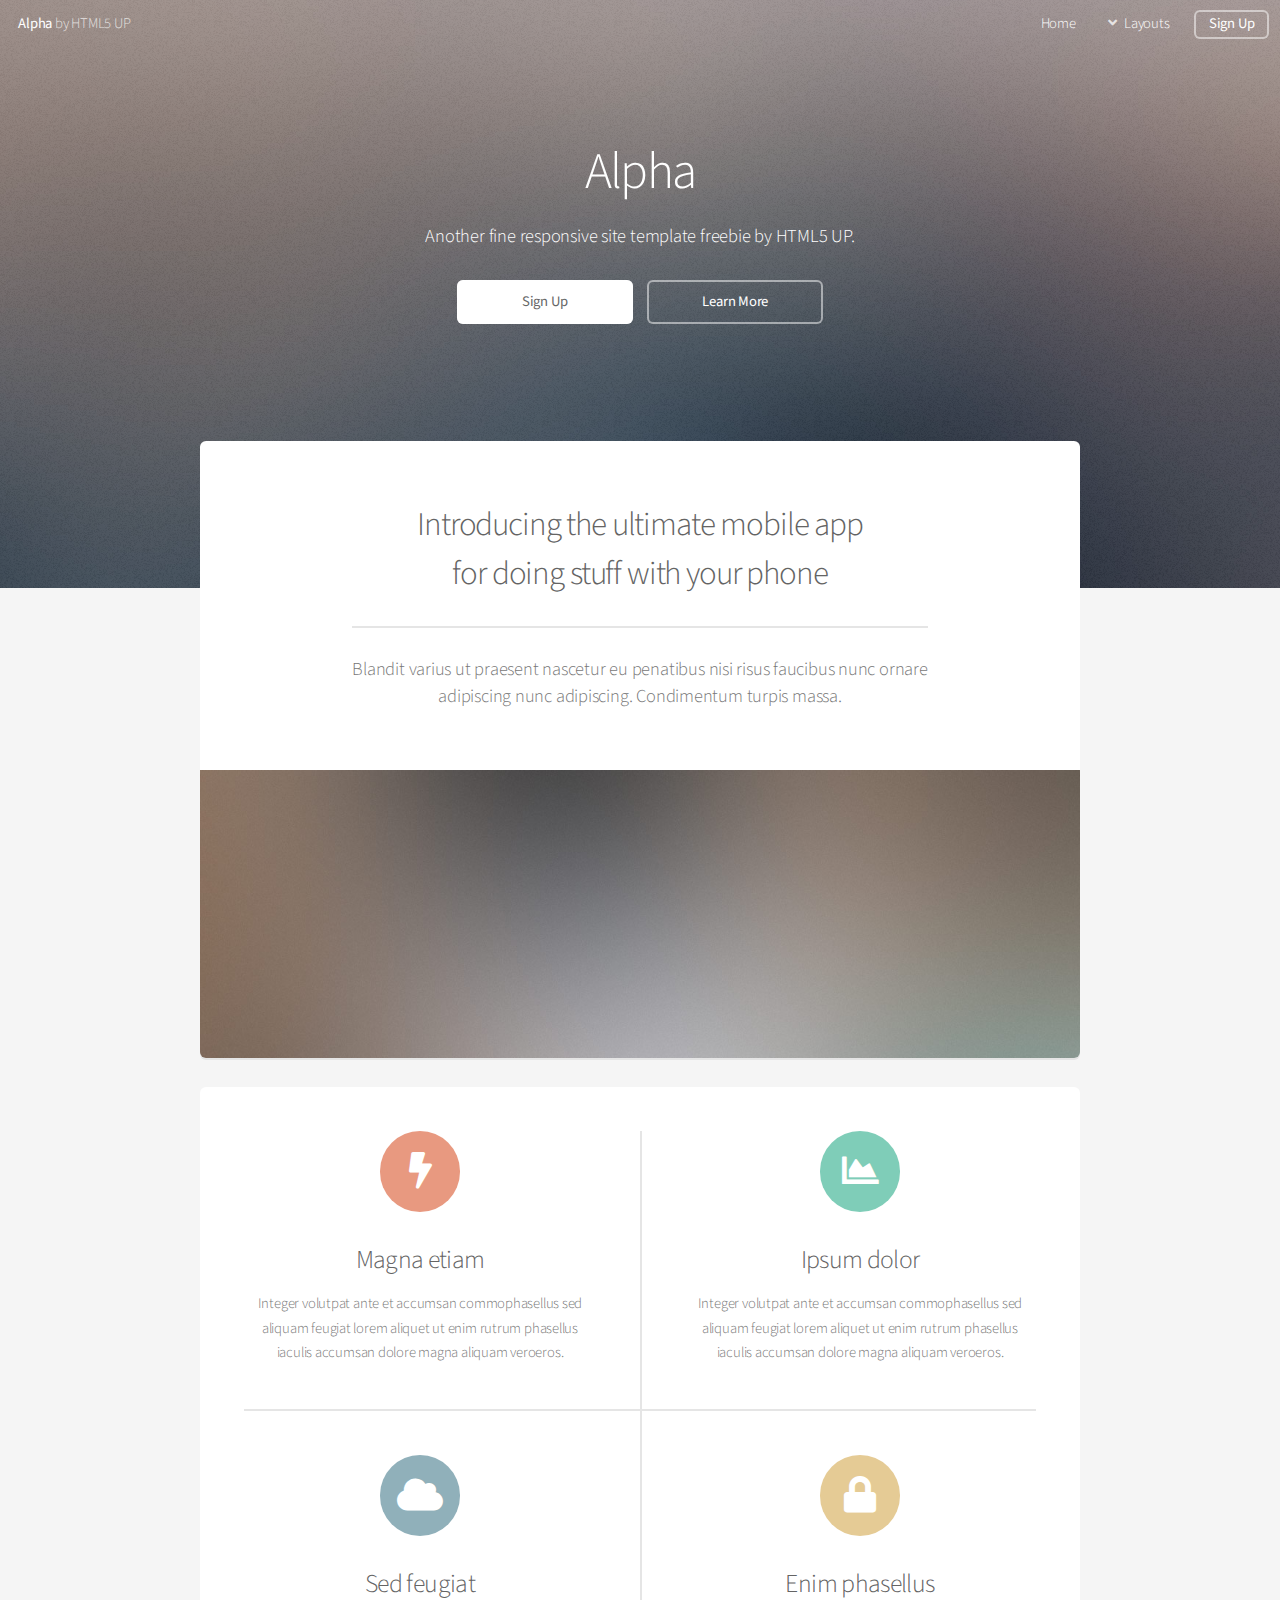
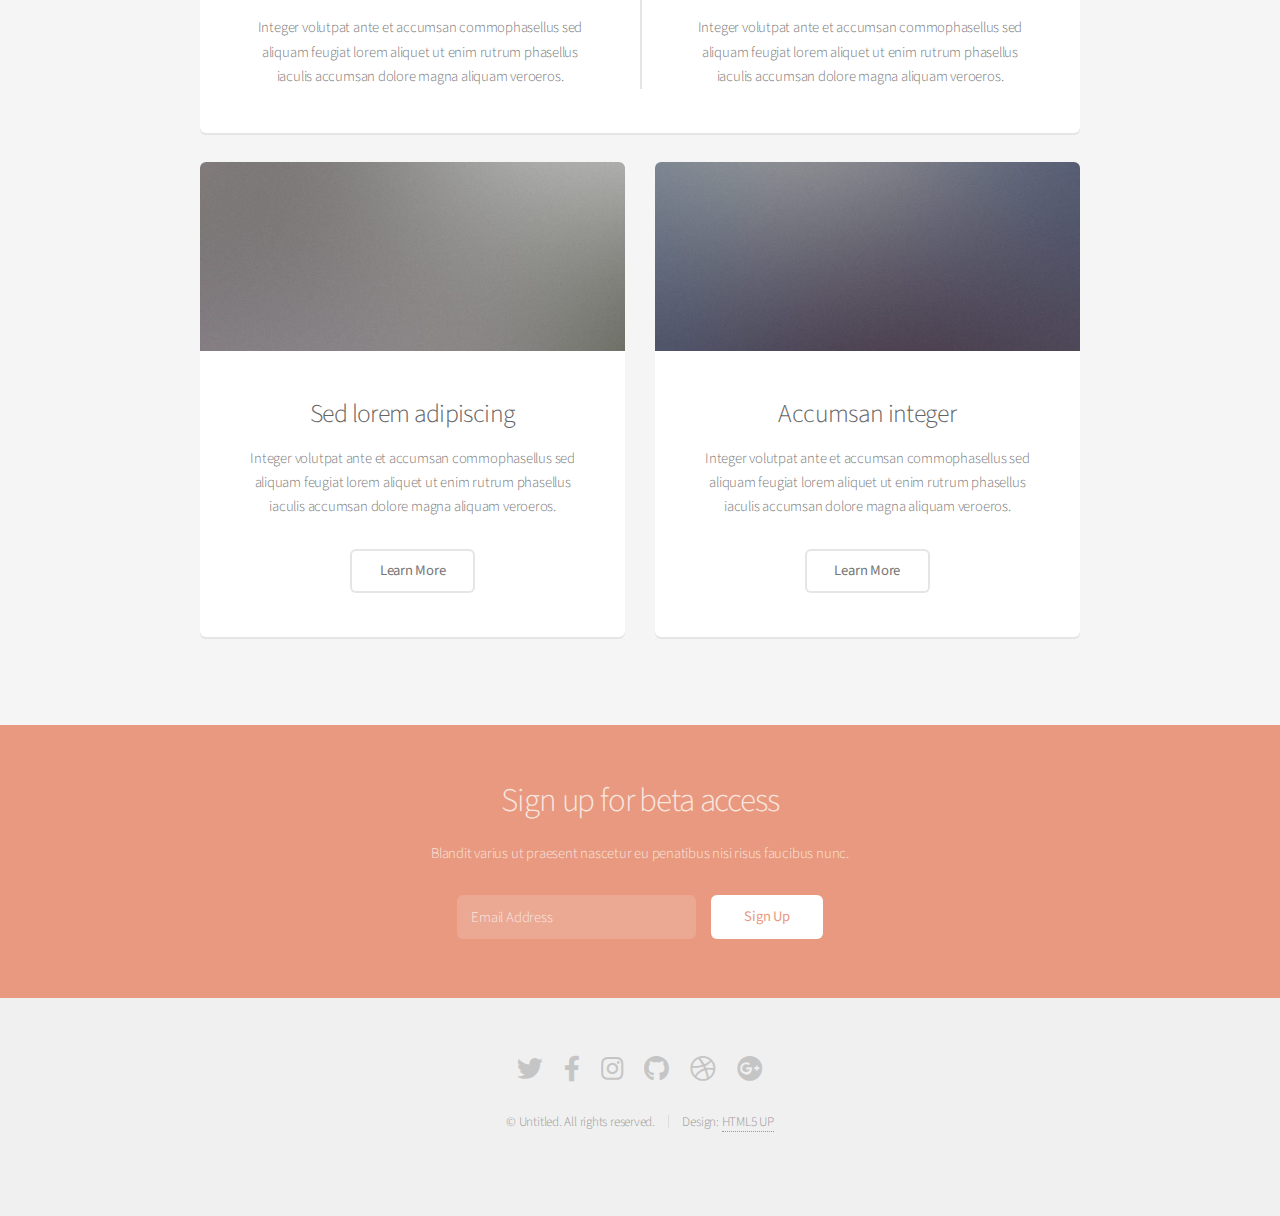
<file: index.html>
<!DOCTYPE HTML>
<!--
	Alpha by HTML5 UP
	html5up.net | @ajlkn
	Free for personal and commercial use under the CCA 3.0 license (html5up.net/license)
-->
<html>
	<head>
		<title>Alpha by HTML5 UP</title>
		<meta charset="utf-8" />
		<meta name="viewport" content="width=device-width, initial-scale=1, user-scalable=no" />
		<link rel="stylesheet" href="assets/css/main.css" />
	</head>
	<body class="landing is-preload">
		<div id="page-wrapper">

			<!-- Header -->
				<header id="header" class="alt">
					<h1><a href="index.html">Alpha</a> by HTML5 UP</h1>
					<nav id="nav">
						<ul>
							<li><a href="index.html">Home</a></li>
							<li>
								<a href="#" class="icon solid fa-angle-down">Layouts</a>
								<ul>
									<li><a href="generic.html">Generic</a></li>
									<li><a href="contact.html">Contact</a></li>
									<li><a href="elements.html">Elements</a></li>
									<li>
										<a href="#">Submenu</a>
										<ul>
											<li><a href="#">Option One</a></li>
											<li><a href="#">Option Two</a></li>
											<li><a href="#">Option Three</a></li>
											<li><a href="#">Option Four</a></li>
										</ul>
									</li>
								</ul>
							</li>
							<li><a href="#" class="button">Sign Up</a></li>
						</ul>
					</nav>
				</header>

			<!-- Banner -->
				<section id="banner">
					<h2>Alpha</h2>
					<p>Another fine responsive site template freebie by HTML5 UP.</p>
					<ul class="actions special">
						<li><a href="#" class="button primary">Sign Up</a></li>
						<li><a href="#" class="button">Learn More</a></li>
					</ul>
				</section>

			<!-- Main -->
				<section id="main" class="container">

					<section class="box special">
						<header class="major">
							<h2>Introducing the ultimate mobile app
							<br />
							for doing stuff with your phone</h2>
							<p>Blandit varius ut praesent nascetur eu penatibus nisi risus faucibus nunc ornare<br />
							adipiscing nunc adipiscing. Condimentum turpis massa.</p>
						</header>
						<span class="image featured"><img src="images/pic01.jpg" alt="" /></span>
					</section>

					<section class="box special features">
						<div class="features-row">
							<section>
								<span class="icon solid major fa-bolt accent2"></span>
								<h3>Magna etiam</h3>
								<p>Integer volutpat ante et accumsan commophasellus sed aliquam feugiat lorem aliquet ut enim rutrum phasellus iaculis accumsan dolore magna aliquam veroeros.</p>
							</section>
							<section>
								<span class="icon solid major fa-chart-area accent3"></span>
								<h3>Ipsum dolor</h3>
								<p>Integer volutpat ante et accumsan commophasellus sed aliquam feugiat lorem aliquet ut enim rutrum phasellus iaculis accumsan dolore magna aliquam veroeros.</p>
							</section>
						</div>
						<div class="features-row">
							<section>
								<span class="icon solid major fa-cloud accent4"></span>
								<h3>Sed feugiat</h3>
								<p>Integer volutpat ante et accumsan commophasellus sed aliquam feugiat lorem aliquet ut enim rutrum phasellus iaculis accumsan dolore magna aliquam veroeros.</p>
							</section>
							<section>
								<span class="icon solid major fa-lock accent5"></span>
								<h3>Enim phasellus</h3>
								<p>Integer volutpat ante et accumsan commophasellus sed aliquam feugiat lorem aliquet ut enim rutrum phasellus iaculis accumsan dolore magna aliquam veroeros.</p>
							</section>
						</div>
					</section>

					<div class="row">
						<div class="col-6 col-12-narrower">

							<section class="box special">
								<span class="image featured"><img src="images/pic02.jpg" alt="" /></span>
								<h3>Sed lorem adipiscing</h3>
								<p>Integer volutpat ante et accumsan commophasellus sed aliquam feugiat lorem aliquet ut enim rutrum phasellus iaculis accumsan dolore magna aliquam veroeros.</p>
								<ul class="actions special">
									<li><a href="#" class="button alt">Learn More</a></li>
								</ul>
							</section>

						</div>
						<div class="col-6 col-12-narrower">

							<section class="box special">
								<span class="image featured"><img src="images/pic03.jpg" alt="" /></span>
								<h3>Accumsan integer</h3>
								<p>Integer volutpat ante et accumsan commophasellus sed aliquam feugiat lorem aliquet ut enim rutrum phasellus iaculis accumsan dolore magna aliquam veroeros.</p>
								<ul class="actions special">
									<li><a href="#" class="button alt">Learn More</a></li>
								</ul>
							</section>

						</div>
					</div>

				</section>

			<!-- CTA -->
				<section id="cta">

					<h2>Sign up for beta access</h2>
					<p>Blandit varius ut praesent nascetur eu penatibus nisi risus faucibus nunc.</p>

					<form>
						<div class="row gtr-50 gtr-uniform">
							<div class="col-8 col-12-mobilep">
								<input type="email" name="email" id="email" placeholder="Email Address" />
							</div>
							<div class="col-4 col-12-mobilep">
								<input type="submit" value="Sign Up" class="fit" />
							</div>
						</div>
					</form>

				</section>

			<!-- Footer -->
				<footer id="footer">
					<ul class="icons">
						<li><a href="#" class="icon brands fa-twitter"><span class="label">Twitter</span></a></li>
						<li><a href="#" class="icon brands fa-facebook-f"><span class="label">Facebook</span></a></li>
						<li><a href="#" class="icon brands fa-instagram"><span class="label">Instagram</span></a></li>
						<li><a href="#" class="icon brands fa-github"><span class="label">Github</span></a></li>
						<li><a href="#" class="icon brands fa-dribbble"><span class="label">Dribbble</span></a></li>
						<li><a href="#" class="icon brands fa-google-plus"><span class="label">Google+</span></a></li>
					</ul>
					<ul class="copyright">
						<li>&copy; Untitled. All rights reserved.</li><li>Design: <a href="http://html5up.net">HTML5 UP</a></li>
					</ul>
				</footer>

		</div>

		<!-- Scripts -->
			<script src="assets/js/jquery.min.js"></script>
			<script src="assets/js/jquery.dropotron.min.js"></script>
			<script src="assets/js/jquery.scrollex.min.js"></script>
			<script src="assets/js/browser.min.js"></script>
			<script src="assets/js/breakpoints.min.js"></script>
			<script src="assets/js/util.js"></script>
			<script src="assets/js/main.js"></script>

	</body>
</html>
</file>
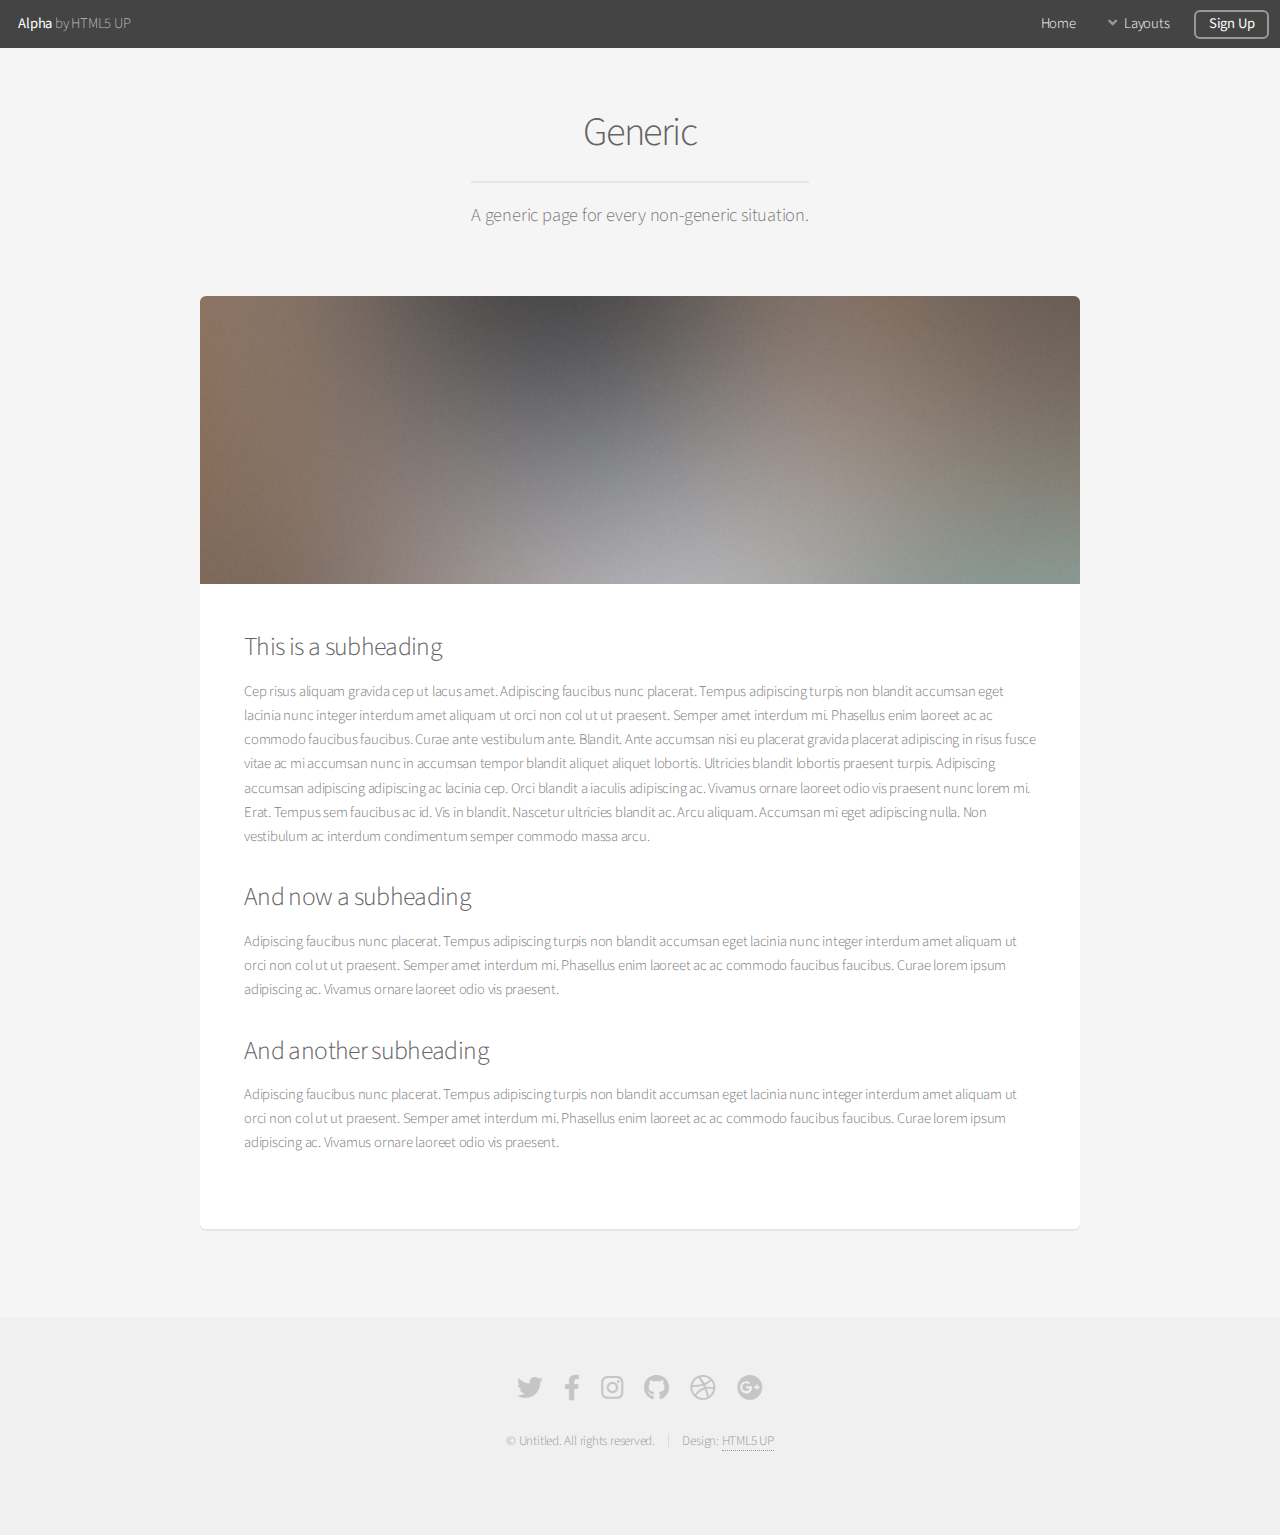
<file: aboutme.html>
<!DOCTYPE HTML>
<!--
	Alpha by HTML5 UP
	html5up.net | @ajlkn
	Free for personal and commercial use under the CCA 3.0 license (html5up.net/license)
-->
<html>
	<head>
		<title>Generic - Alpha by HTML5 UP</title>
		<meta charset="utf-8" />
		<meta name="viewport" content="width=device-width, initial-scale=1, user-scalable=no" />
		<link rel="stylesheet" href="assets/css/main.css" />
	</head>
	<body class="is-preload">
		<div id="page-wrapper">

			<!-- Header -->
				<header id="header">
					<h1><a href="index.html">Alpha</a> by HTML5 UP</h1>
					<nav id="nav">
						<ul>
							<li><a href="index.html">Home</a></li>
							<li>
								<a href="#" class="icon solid fa-angle-down">Layouts</a>
								<ul>
									<li><a href="generic.html">Generic</a></li>
									<li><a href="contact.html">Contact</a></li>
									<li><a href="elements.html">Elements</a></li>
									<li>
										<a href="#">Submenu</a>
										<ul>
											<li><a href="#">Option One</a></li>
											<li><a href="#">Option Two</a></li>
											<li><a href="#">Option Three</a></li>
											<li><a href="#">Option Four</a></li>
										</ul>
									</li>
								</ul>
							</li>
							<li><a href="#" class="button">Sign Up</a></li>
						</ul>
					</nav>
				</header>

			<!-- Main -->
				<section id="main" class="container">
					<header>
						<h2>Generic</h2>
						<p>A generic page for every non-generic situation.</p>
					</header>
					<div class="box">
						<span class="image featured"><img src="images/pic01.jpg" alt="" /></span>
						<h3>This is a subheading</h3>
						<p>Cep risus aliquam gravida cep ut lacus amet. Adipiscing faucibus nunc placerat. Tempus adipiscing turpis non blandit accumsan eget lacinia nunc integer interdum amet aliquam ut orci non col ut ut praesent. Semper amet interdum mi. Phasellus enim laoreet ac ac commodo faucibus faucibus. Curae ante vestibulum ante. Blandit. Ante accumsan nisi eu placerat gravida placerat adipiscing in risus fusce vitae ac mi accumsan nunc in accumsan tempor blandit aliquet aliquet lobortis. Ultricies blandit lobortis praesent turpis. Adipiscing accumsan adipiscing adipiscing ac lacinia cep. Orci blandit a iaculis adipiscing ac. Vivamus ornare laoreet odio vis praesent nunc lorem mi. Erat. Tempus sem faucibus ac id. Vis in blandit. Nascetur ultricies blandit ac. Arcu aliquam. Accumsan mi eget adipiscing nulla. Non vestibulum ac interdum condimentum semper commodo massa arcu.</p>
						<div class="row">
							<div class="row-6 row-12-mobilep">
								<h3>And now a subheading</h3>
								<p>Adipiscing faucibus nunc placerat. Tempus adipiscing turpis non blandit accumsan eget lacinia nunc integer interdum amet aliquam ut orci non col ut ut praesent. Semper amet interdum mi. Phasellus enim laoreet ac ac commodo faucibus faucibus. Curae lorem ipsum adipiscing ac. Vivamus ornare laoreet odio vis praesent.</p>
							</div>
							<div class="row-6 row-12-mobilep">
								<h3>And another subheading</h3>
								<p>Adipiscing faucibus nunc placerat. Tempus adipiscing turpis non blandit accumsan eget lacinia nunc integer interdum amet aliquam ut orci non col ut ut praesent. Semper amet interdum mi. Phasellus enim laoreet ac ac commodo faucibus faucibus. Curae lorem ipsum adipiscing ac. Vivamus ornare laoreet odio vis praesent.</p>
							</div>
						</div>
					</div>
				</section>

			<!-- Footer -->
				<footer id="footer">
					<ul class="icons">
						<li><a href="#" class="icon brands fa-twitter"><span class="label">Twitter</span></a></li>
						<li><a href="#" class="icon brands fa-facebook-f"><span class="label">Facebook</span></a></li>
						<li><a href="#" class="icon brands fa-instagram"><span class="label">Instagram</span></a></li>
						<li><a href="#" class="icon brands fa-github"><span class="label">Github</span></a></li>
						<li><a href="#" class="icon brands fa-dribbble"><span class="label">Dribbble</span></a></li>
						<li><a href="#" class="icon brands fa-google-plus"><span class="label">Google+</span></a></li>
					</ul>
					<ul class="copyright">
						<li>&copy; Untitled. All rights reserved.</li><li>Design: <a href="http://html5up.net">HTML5 UP</a></li>
					</ul>
				</footer>

		</div>

		<!-- Scripts -->
			<script src="assets/js/jquery.min.js"></script>
			<script src="assets/js/jquery.dropotron.min.js"></script>
			<script src="assets/js/jquery.scrollex.min.js"></script>
			<script src="assets/js/browser.min.js"></script>
			<script src="assets/js/breakpoints.min.js"></script>
			<script src="assets/js/util.js"></script>
			<script src="assets/js/main.js"></script>

	</body>
</html>
</file>
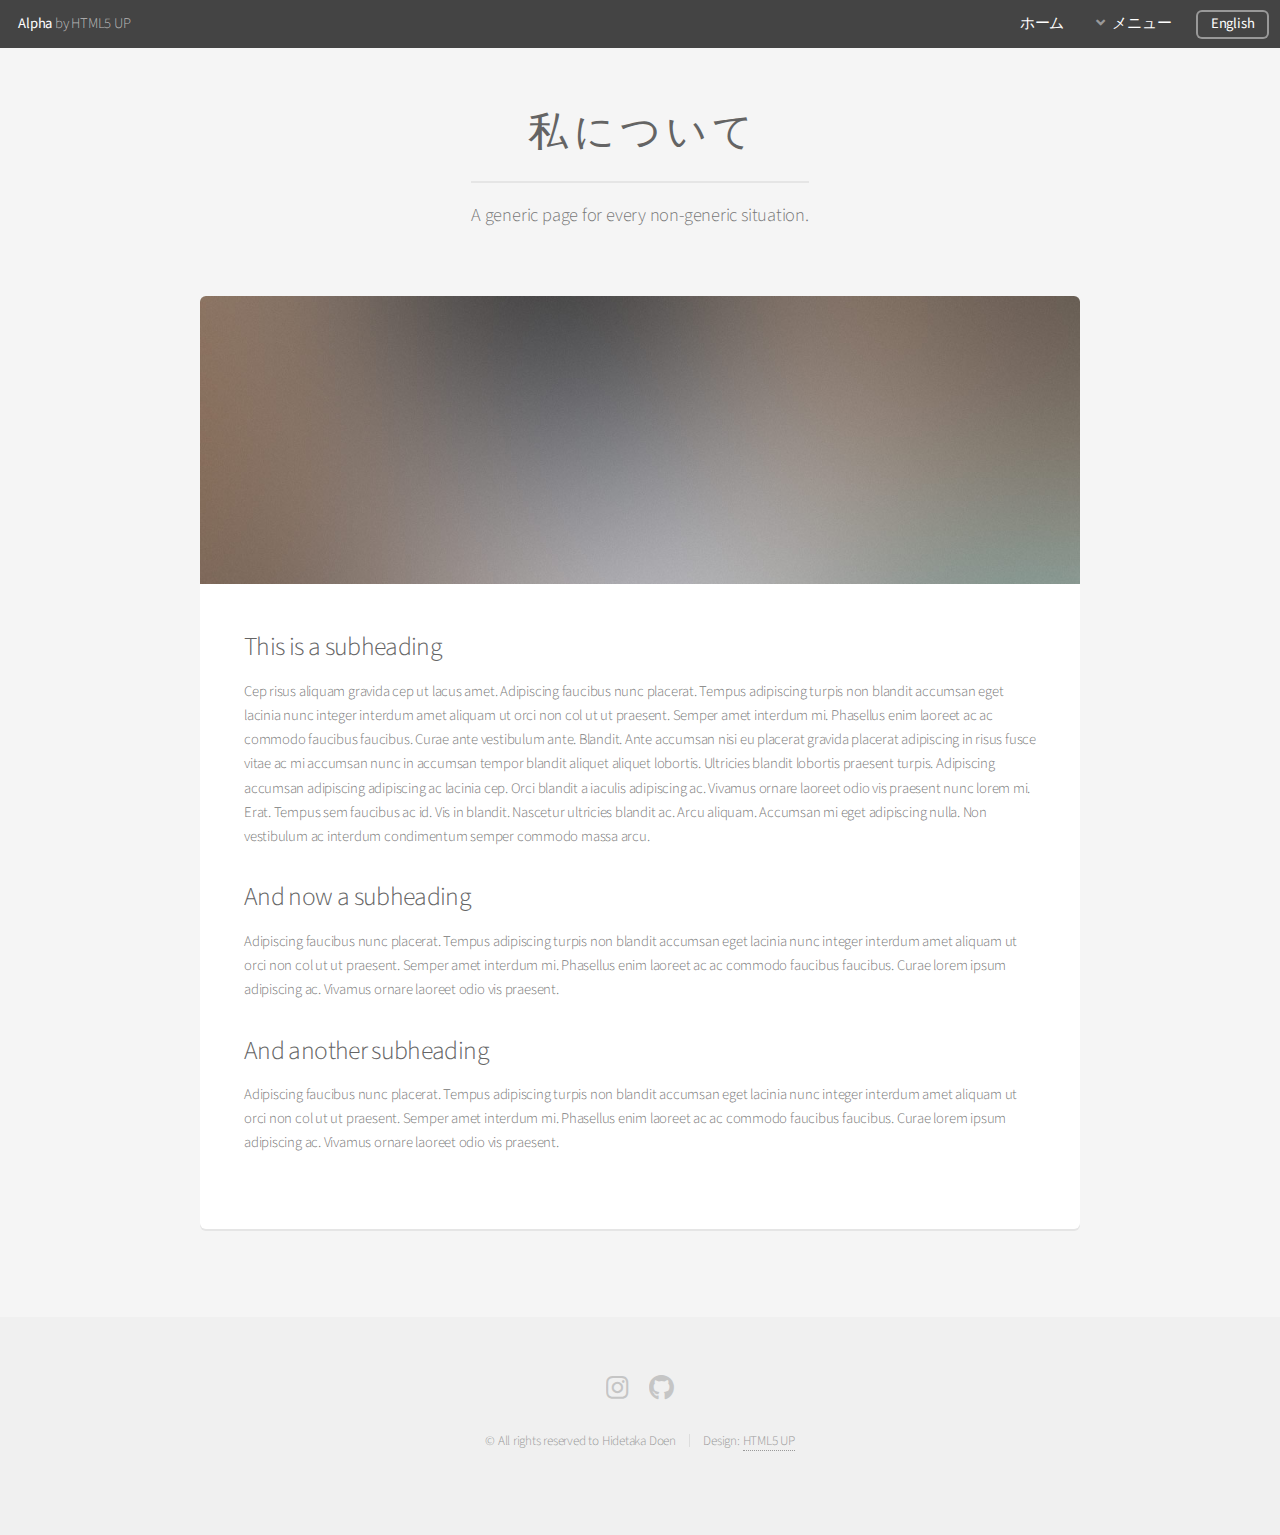
<file: aboutme_j.html>
<!DOCTYPE HTML>
<!--
	Alpha by HTML5 UP
	html5up.net | @ajlkn
	Free for personal and commercial use under the CCA 3.0 license (html5up.net/license)
-->
<html>
	<head>
		<title>Hidetaka Doen's Portfolio</title>
		<meta charset="utf-8" />
		<meta name="viewport" content="width=device-width, initial-scale=1, user-scalable=no" />
		<link rel="stylesheet" href="assets/css/main.css" />
	</head>
	<body class="is-preload">
		<div id="page-wrapper">

		  <!-- Header -->
		  <header id="header">
					<h1><a href="index.html">Alpha</a> by HTML5 UP</h1>
					<nav id="nav">
						<ul>
							<li><a href="index_j.html">ホーム</a></li>
							<li>
								<a href="#" class="icon solid fa-angle-down">メニュー</a>
								<ul>
									<li><a href="aboutme_j.html">
									私について</a></li>
									<li><a href="presentations_j.html">活動</a></li>
									<li><a href="contact_j.html">連絡</a></li>
								
								</ul>
							</li>
							<li><a href="aboutme.html" class="button">English</a></li>
						</ul>
					</nav>
		  </header>
 
			<!-- Main -->
				<section id="main" class="container">
					<header>
						<h2>私 に つ い て</h2>
						<p>A generic page for every non-generic situation.</p>
					</header>
					<div class="box">
						<span class="image featured"><img src="images/pic01.jpg" alt="" /></span>
						<h3>This is a subheading</h3>
						<p>Cep risus aliquam gravida cep ut lacus amet. Adipiscing faucibus nunc placerat. Tempus adipiscing turpis non blandit accumsan eget lacinia nunc integer interdum amet aliquam ut orci non col ut ut praesent. Semper amet interdum mi. Phasellus enim laoreet ac ac commodo faucibus faucibus. Curae ante vestibulum ante. Blandit. Ante accumsan nisi eu placerat gravida placerat adipiscing in risus fusce vitae ac mi accumsan nunc in accumsan tempor blandit aliquet aliquet lobortis. Ultricies blandit lobortis praesent turpis. Adipiscing accumsan adipiscing adipiscing ac lacinia cep. Orci blandit a iaculis adipiscing ac. Vivamus ornare laoreet odio vis praesent nunc lorem mi. Erat. Tempus sem faucibus ac id. Vis in blandit. Nascetur ultricies blandit ac. Arcu aliquam. Accumsan mi eget adipiscing nulla. Non vestibulum ac interdum condimentum semper commodo massa arcu.</p>
						<div class="row">
							<div class="row-6 row-12-mobilep">
								<h3>And now a subheading</h3>
								<p>Adipiscing faucibus nunc placerat. Tempus adipiscing turpis non blandit accumsan eget lacinia nunc integer interdum amet aliquam ut orci non col ut ut praesent. Semper amet interdum mi. Phasellus enim laoreet ac ac commodo faucibus faucibus. Curae lorem ipsum adipiscing ac. Vivamus ornare laoreet odio vis praesent.</p>
							</div>
							<div class="row-6 row-12-mobilep">
								<h3>And another subheading</h3>
								<p>Adipiscing faucibus nunc placerat. Tempus adipiscing turpis non blandit accumsan eget lacinia nunc integer interdum amet aliquam ut orci non col ut ut praesent. Semper amet interdum mi. Phasellus enim laoreet ac ac commodo faucibus faucibus. Curae lorem ipsum adipiscing ac. Vivamus ornare laoreet odio vis praesent.</p>
							</div>
						</div>
					</div>
				</section>

			<!-- Footer -->
				<footer id="footer">
					<ul class="icons">
						<li><a href="https://www.instagram.com/hidetk_com?igsh=MTlqYjhja3dudmh2bg==" class="icon brands fa-instagram"><span class="label">Instagram</span></a></li>
						<li><a href="https://github.com/tao-en" class="icon brands fa-github"><span class="label">Github</span></a></li>
					</ul>
					<ul class="copyright">
					  <li>&copy;  All rights reserved to Hidetaka Doen</li><li>Design: <a href="http://html5up.net">HTML5 UP</a></li>
					</ul>
				</footer>

		</div>

		<!-- Scripts -->
			<script src="assets/js/jquery.min.js"></script>
			<script src="assets/js/jquery.dropotron.min.js"></script>
			<script src="assets/js/jquery.scrollex.min.js"></script>
			<script src="assets/js/browser.min.js"></script>
			<script src="assets/js/breakpoints.min.js"></script>
			<script src="assets/js/util.js"></script>
			<script src="assets/js/main.js"></script>

	</body>
</html>
</file>
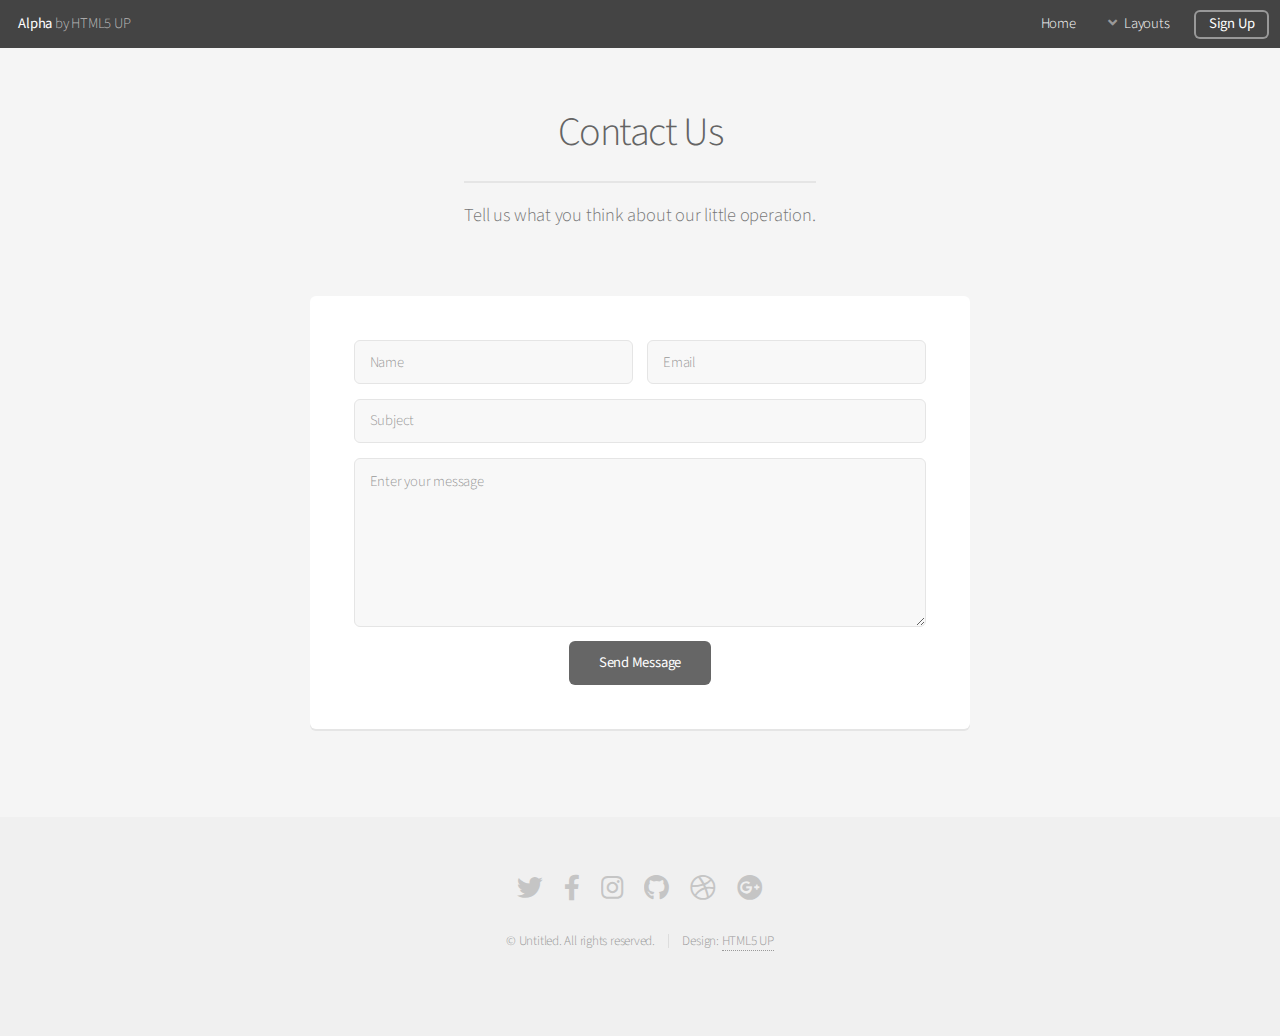
<file: contact.html>
<!DOCTYPE HTML>
<!--
	Alpha by HTML5 UP
	html5up.net | @ajlkn
	Free for personal and commercial use under the CCA 3.0 license (html5up.net/license)
-->
<html>
	<head>
		<title>Contact - Alpha by HTML5 UP</title>
		<meta charset="utf-8" />
		<meta name="viewport" content="width=device-width, initial-scale=1, user-scalable=no" />
		<link rel="stylesheet" href="assets/css/main.css" />
	</head>
	<body class="is-preload">
		<div id="page-wrapper">

			<!-- Header -->
				<header id="header">
					<h1><a href="index.html">Alpha</a> by HTML5 UP</h1>
					<nav id="nav">
						<ul>
							<li><a href="index.html">Home</a></li>
							<li>
								<a href="#" class="icon solid fa-angle-down">Layouts</a>
								<ul>
									<li><a href="generic.html">Generic</a></li>
									<li><a href="contact.html">Contact</a></li>
									<li><a href="elements.html">Elements</a></li>
									<li>
										<a href="#">Submenu</a>
										<ul>
											<li><a href="#">Option One</a></li>
											<li><a href="#">Option Two</a></li>
											<li><a href="#">Option Three</a></li>
											<li><a href="#">Option Four</a></li>
										</ul>
									</li>
								</ul>
							</li>
							<li><a href="#" class="button">Sign Up</a></li>
						</ul>
					</nav>
				</header>

			<!-- Main -->
				<section id="main" class="container medium">
					<header>
						<h2>Contact Us</h2>
						<p>Tell us what you think about our little operation.</p>
					</header>
					<div class="box">
						<form method="post" action="#">
							<div class="row gtr-50 gtr-uniform">
								<div class="col-6 col-12-mobilep">
									<input type="text" name="name" id="name" value="" placeholder="Name" />
								</div>
								<div class="col-6 col-12-mobilep">
									<input type="email" name="email" id="email" value="" placeholder="Email" />
								</div>
								<div class="col-12">
									<input type="text" name="subject" id="subject" value="" placeholder="Subject" />
								</div>
								<div class="col-12">
									<textarea name="message" id="message" placeholder="Enter your message" rows="6"></textarea>
								</div>
								<div class="col-12">
									<ul class="actions special">
										<li><input type="submit" value="Send Message" /></li>
									</ul>
								</div>
							</div>
						</form>
					</div>
				</section>

			<!-- Footer -->
				<footer id="footer">
					<ul class="icons">
						<li><a href="#" class="icon brands fa-twitter"><span class="label">Twitter</span></a></li>
						<li><a href="#" class="icon brands fa-facebook-f"><span class="label">Facebook</span></a></li>
						<li><a href="#" class="icon brands fa-instagram"><span class="label">Instagram</span></a></li>
						<li><a href="#" class="icon brands fa-github"><span class="label">Github</span></a></li>
						<li><a href="#" class="icon brands fa-dribbble"><span class="label">Dribbble</span></a></li>
						<li><a href="#" class="icon brands fa-google-plus"><span class="label">Google+</span></a></li>
					</ul>
					<ul class="copyright">
						<li>&copy; Untitled. All rights reserved.</li><li>Design: <a href="http://html5up.net">HTML5 UP</a></li>
					</ul>
				</footer>

		</div>

		<!-- Scripts -->
			<script src="assets/js/jquery.min.js"></script>
			<script src="assets/js/jquery.dropotron.min.js"></script>
			<script src="assets/js/jquery.scrollex.min.js"></script>
			<script src="assets/js/browser.min.js"></script>
			<script src="assets/js/breakpoints.min.js"></script>
			<script src="assets/js/util.js"></script>
			<script src="assets/js/main.js"></script>

	</body>
</html>
</file>
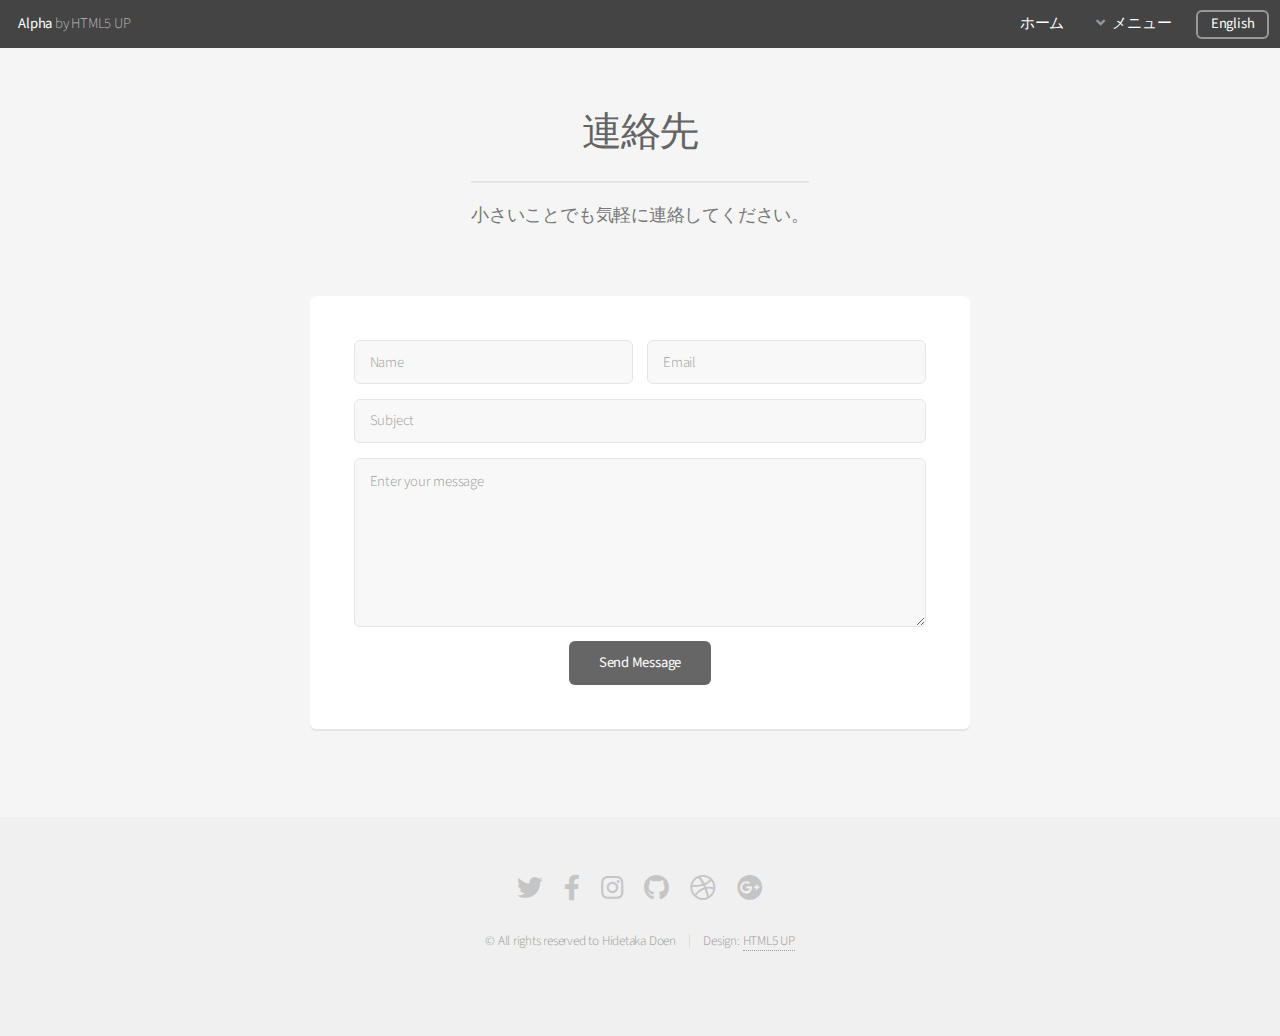
<file: contact_j.html>
<!DOCTYPE HTML>
<!--
	Alpha by HTML5 UP
	html5up.net | @ajlkn
	Free for personal and commercial use under the CCA 3.0 license (html5up.net/license)
-->
<html>
	<head>
		<title>Hidetaka Doen's Portfolio</title>
		<meta charset="utf-8" />
		<meta name="viewport" content="width=device-width, initial-scale=1, user-scalable=no" />
		<link rel="stylesheet" href="assets/css/main.css" />
	</head>
	<body class="is-preload">
		<div id="page-wrapper">

			<!-- Header -->
				<header id="header">
					<h1><a href="index.html">Alpha</a> by HTML5 UP</h1>
					<nav id="nav">
						<ul>
							<li><a href="index_j.html">ホーム</a></li>
							<li>
								<a href="#" class="icon solid fa-angle-down">メニュー</a>
								<ul>
									<li><a href="aboutme_j.html">
									私について</a></li>
									<li><a href="presentations_j.html">学会発表</a></li>
									<li><a href="contact_j.html">連絡</a></li>
								
								</ul>
							</li>
							<li><a href="contact.html" class="button">English</a></li>
						</ul>
					</nav>
				</header>
			<!-- Main -->
				<section id="main" class="container medium">
					<header>
						<h2>連絡先</h2>
						<p>小さいことでも気軽に連絡してください。</p>
					</header>
					<div class="box">
						<form method="POST" action="https://formsubmit.co/hidedon29@gmail.com">
							<div class="row gtr-50 gtr-uniform">
								<div class="col-6 col-12-mobilep">
									<input type="text" name="name" id="name" value="" placeholder="Name" />
								</div>
								<div class="col-6 col-12-mobilep">
									<input type="email" name="email" id="email" value="" placeholder="Email" />
								</div>
								<div class="col-12">
									<input type="text" name="subject" id="subject" value="" placeholder="Subject" />
								</div>
								<div class="col-12">
									<textarea name="message" id="message" placeholder="Enter your message" rows="6"></textarea>
								</div>
								<div class="col-12">
									<ul class="actions special">
										<li><input type="submit" value="Send Message" /></li>
									</ul>
								</div>
							</div>
						</form>
					</div>
				</section>

			<!-- Footer -->
				<footer id="footer">
					<ul class="icons">
						<li><a href="#" class="icon brands fa-twitter"><span class="label">Twitter</span></a></li>
						<li><a href="#" class="icon brands fa-facebook-f"><span class="label">Facebook</span></a></li>
						<li><a href="#" class="icon brands fa-instagram"><span class="label">Instagram</span></a></li>
						<li><a href="#" class="icon brands fa-github"><span class="label">Github</span></a></li>
						<li><a href="#" class="icon brands fa-dribbble"><span class="label">Dribbble</span></a></li>
						<li><a href="#" class="icon brands fa-google-plus"><span class="label">Google+</span></a></li>
					</ul>
					<ul class="copyright">
					  <li>&copy;  All rights reserved to Hidetaka Doen</li><li>Design: <a href="http://html5up.net">HTML5 UP</a></li>
					</ul>
				</footer>

		</div>

		<!-- Scripts -->
			<script src="assets/js/jquery.min.js"></script>
			<script src="assets/js/jquery.dropotron.min.js"></script>
			<script src="assets/js/jquery.scrollex.min.js"></script>
			<script src="assets/js/browser.min.js"></script>
			<script src="assets/js/breakpoints.min.js"></script>
			<script src="assets/js/util.js"></script>
			<script src="assets/js/main.js"></script>

	</body>
</html>
</file>
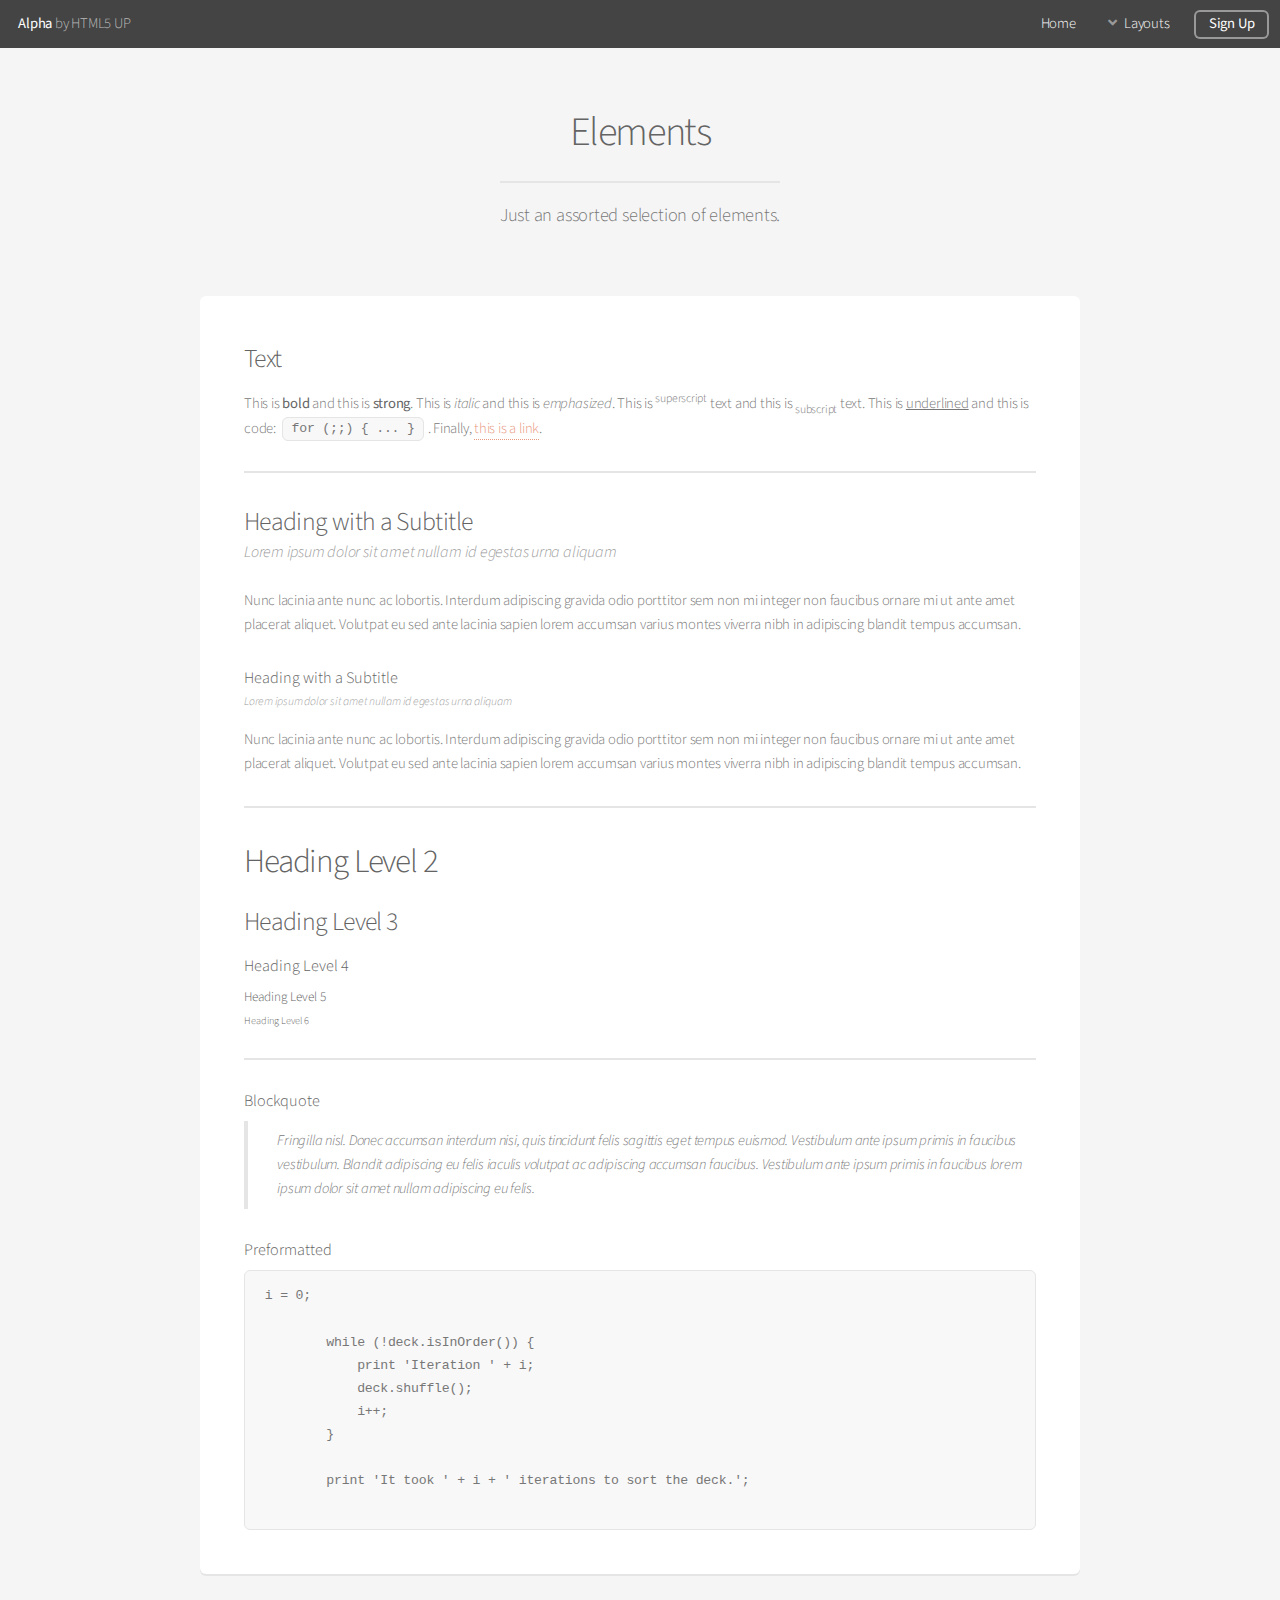
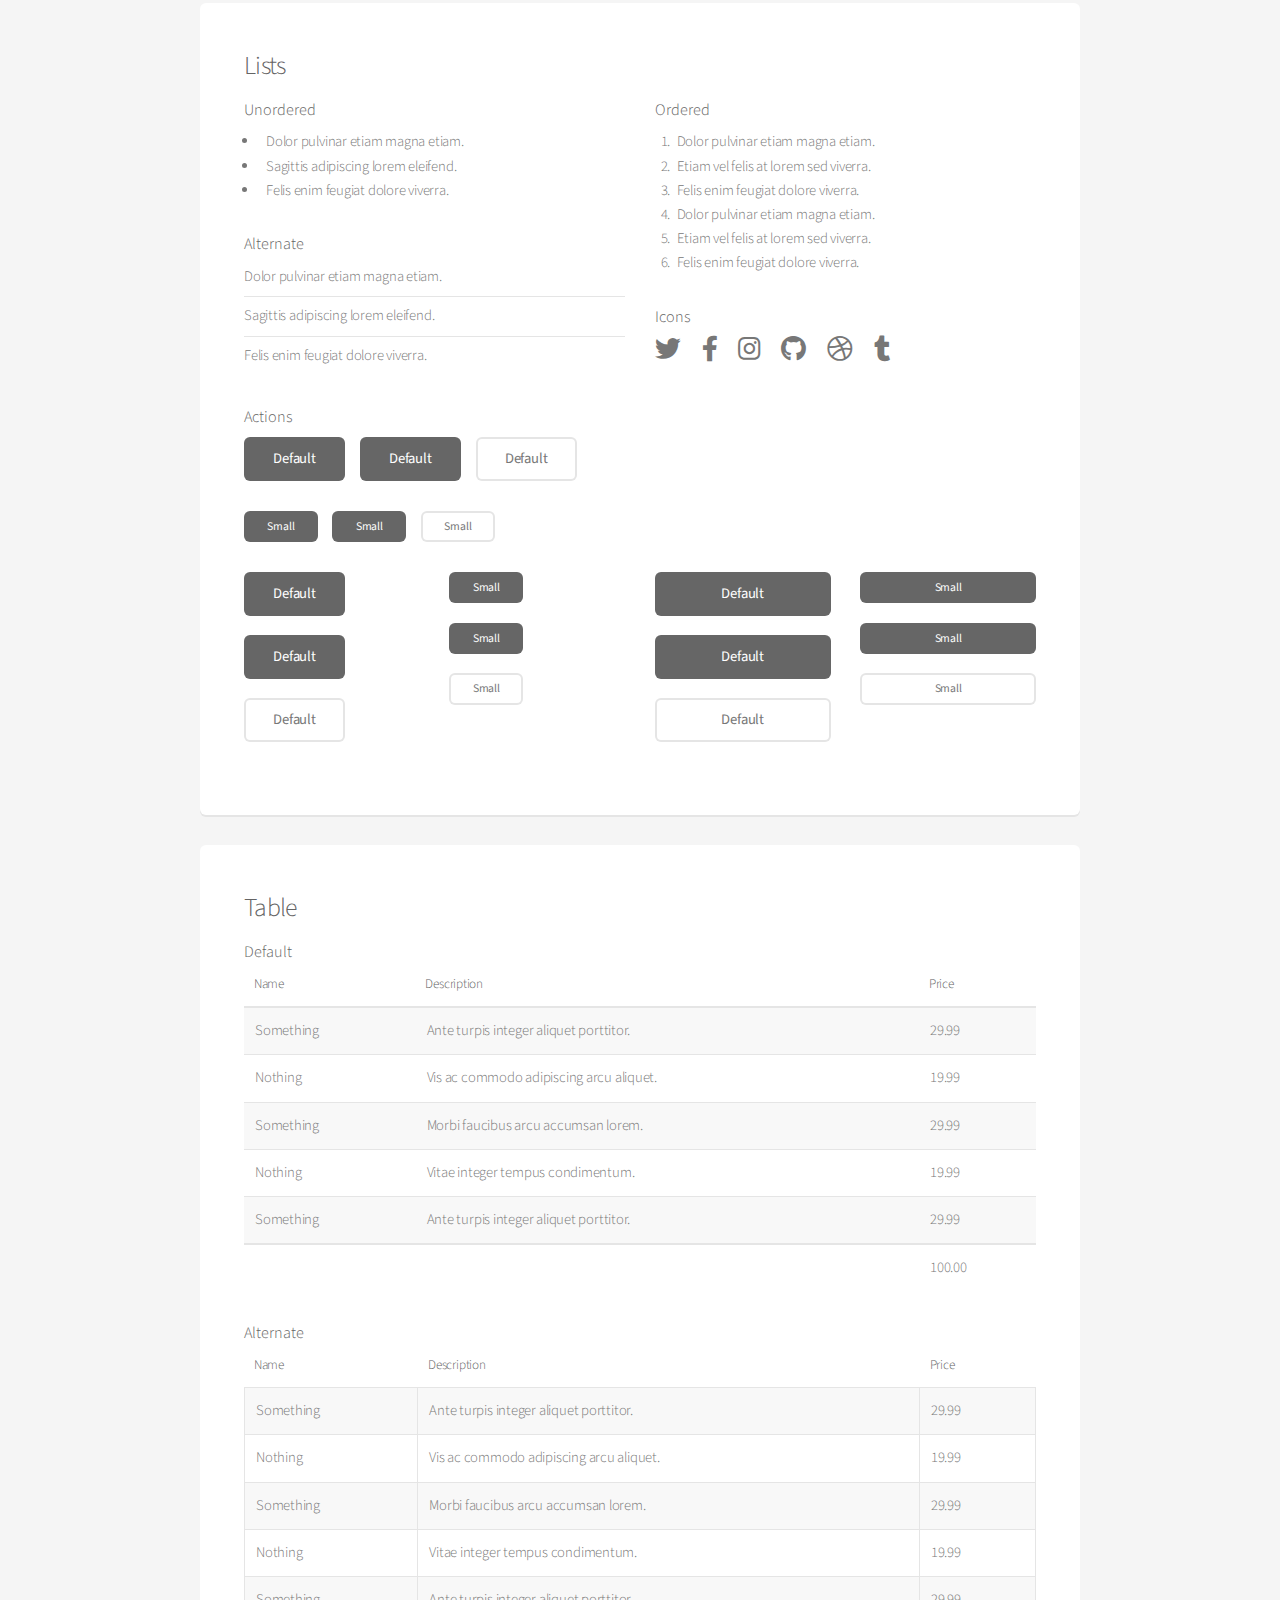
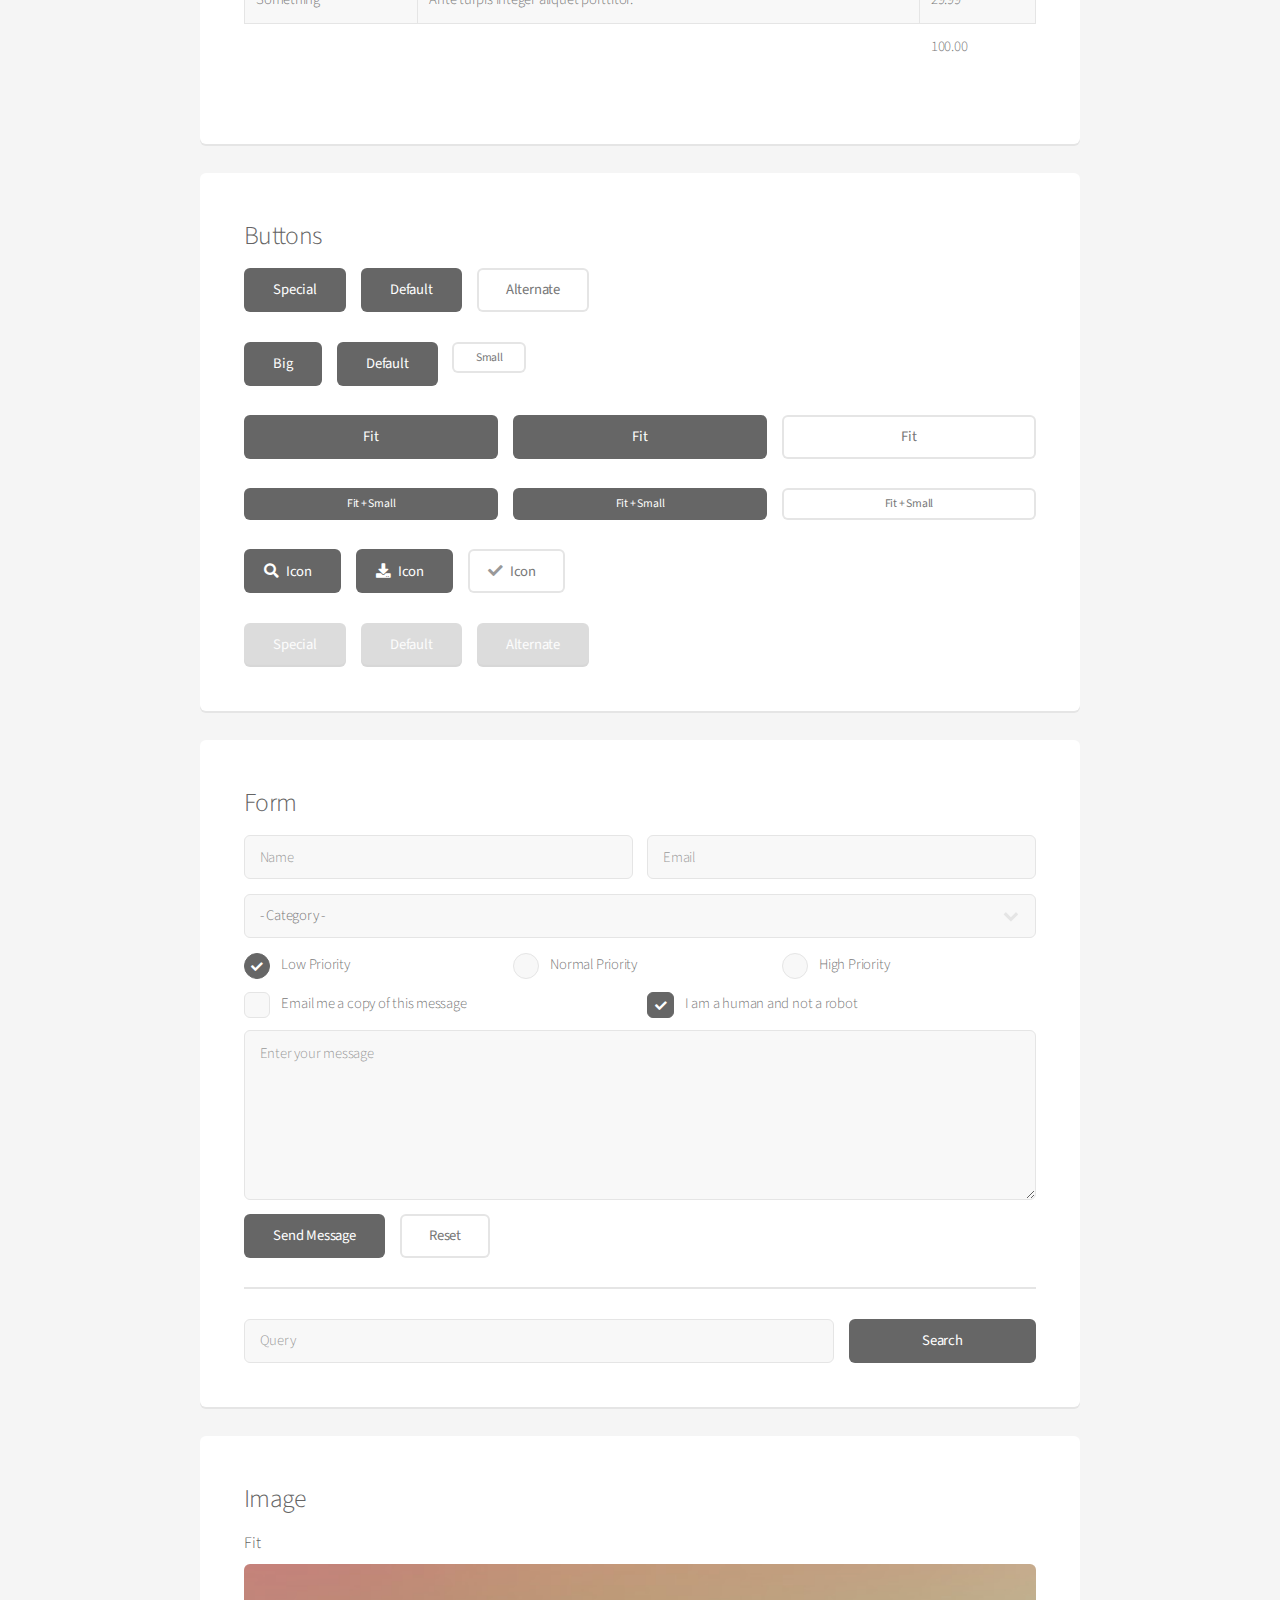
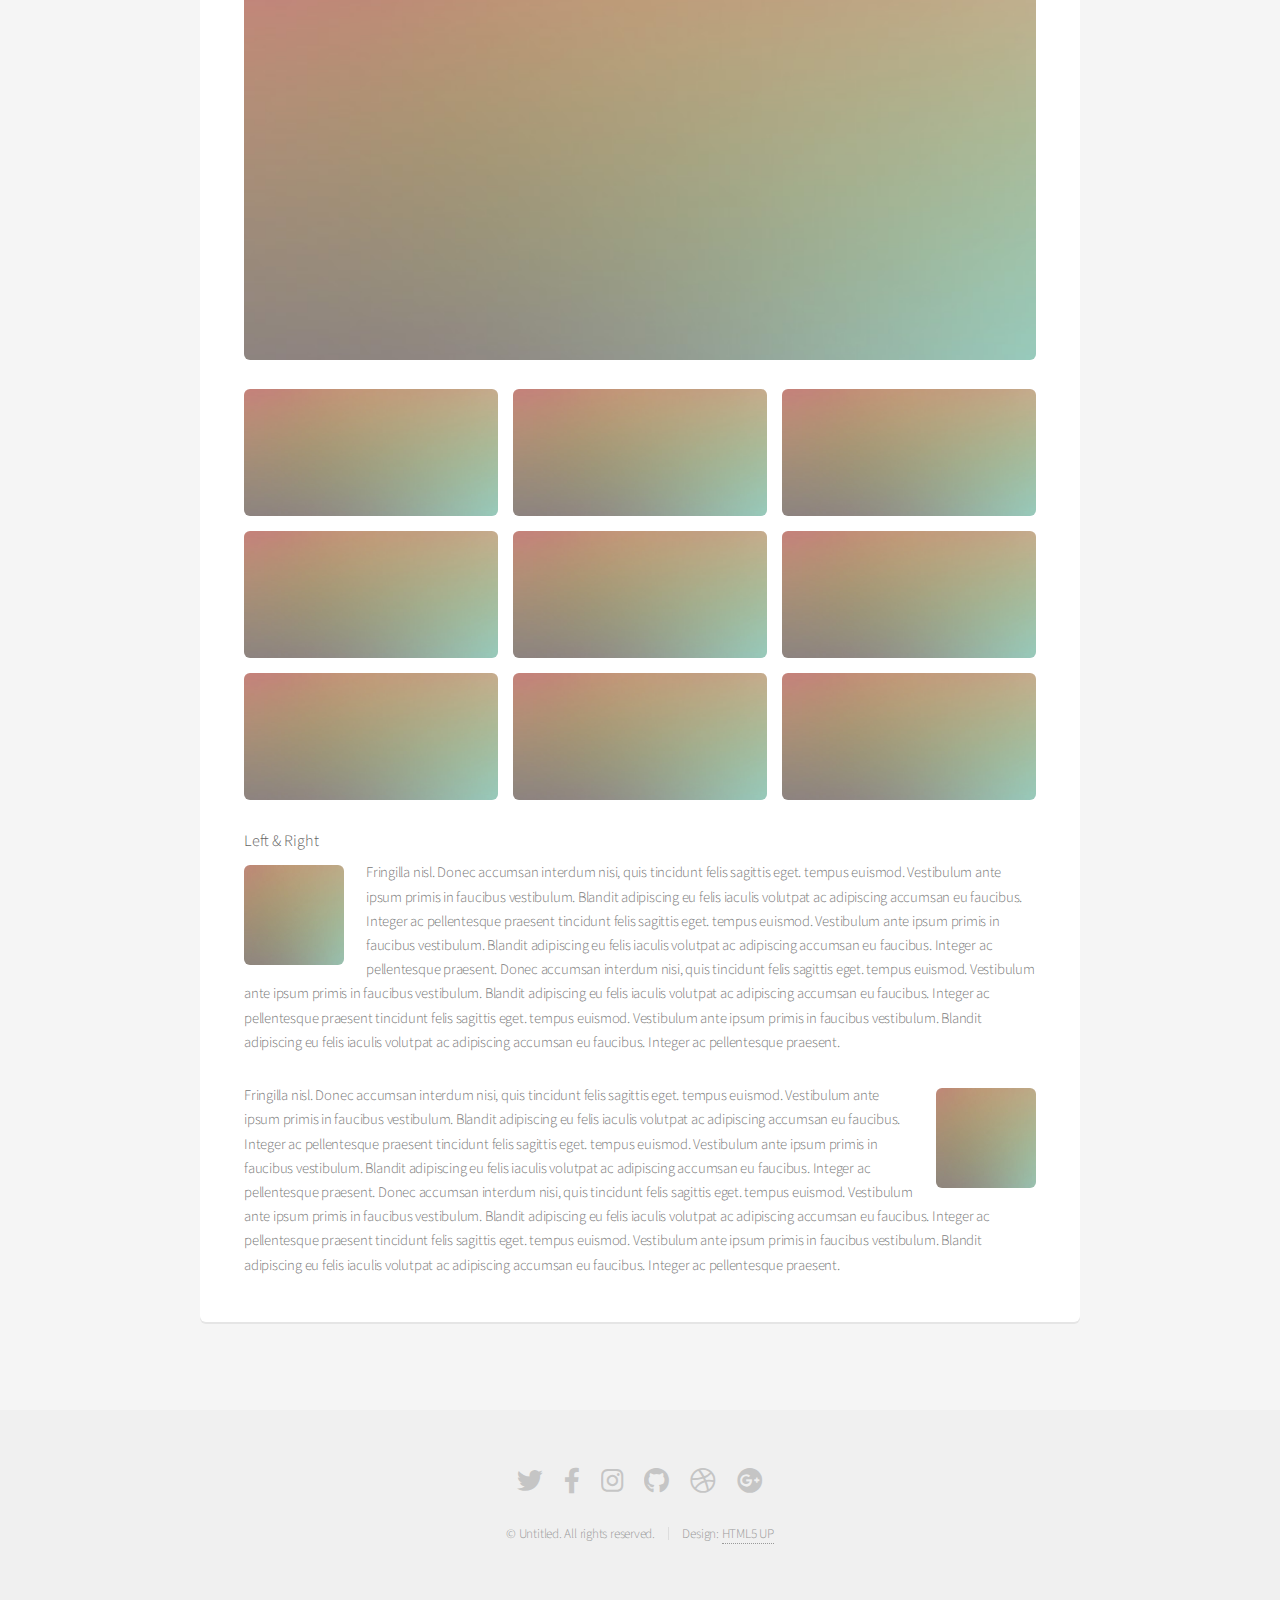
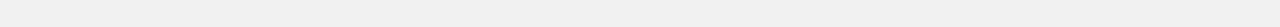
<file: elements.html>
<!DOCTYPE HTML>
<!--
	Alpha by HTML5 UP
	html5up.net | @ajlkn
	Free for personal and commercial use under the CCA 3.0 license (html5up.net/license)
-->
<html>
	<head>
		<title>Elements - Alpha by HTML5 UP</title>
		<meta charset="utf-8" />
		<meta name="viewport" content="width=device-width, initial-scale=1, user-scalable=no" />
		<link rel="stylesheet" href="assets/css/main.css" />
	</head>
	<body class="is-preload">
		<div id="page-wrapper">

			<!-- Header -->
				<header id="header">
					<h1><a href="index.html">Alpha</a> by HTML5 UP</h1>
					<nav id="nav">
						<ul>
							<li><a href="index.html">Home</a></li>
							<li>
								<a href="#" class="icon solid fa-angle-down">Layouts</a>
								<ul>
									<li><a href="generic.html">Generic</a></li>
									<li><a href="contact.html">Contact</a></li>
									<li><a href="elements.html">Elements</a></li>
									<li>
										<a href="#">Submenu</a>
										<ul>
											<li><a href="#">Option One</a></li>
											<li><a href="#">Option Two</a></li>
											<li><a href="#">Option Three</a></li>
											<li><a href="#">Option Four</a></li>
										</ul>
									</li>
								</ul>
							</li>
							<li><a href="#" class="button">Sign Up</a></li>
						</ul>
					</nav>
				</header>

			<!-- Main -->
				<section id="main" class="container">
					<header>
						<h2>Elements</h2>
						<p>Just an assorted selection of elements.</p>
					</header>
					<div class="row">
						<div class="col-12">

							<!-- Text -->
								<section class="box">
									<h3>Text</h3>
									<p>This is <b>bold</b> and this is <strong>strong</strong>. This is <i>italic</i> and this is <em>emphasized</em>.
									This is <sup>superscript</sup> text and this is <sub>subscript</sub> text.
									This is <u>underlined</u> and this is code: <code>for (;;) { ... }</code>. Finally, <a href="#">this is a link</a>.</p>

									<hr />

									<header>
										<h3>Heading with a Subtitle</h3>
										<p>Lorem ipsum dolor sit amet nullam id egestas urna aliquam</p>
									</header>
									<p>Nunc lacinia ante nunc ac lobortis. Interdum adipiscing gravida odio porttitor sem non mi integer non faucibus ornare mi ut ante amet placerat aliquet. Volutpat eu sed ante lacinia sapien lorem accumsan varius montes viverra nibh in adipiscing blandit tempus accumsan.</p>
									<header>
										<h4>Heading with a Subtitle</h4>
										<p>Lorem ipsum dolor sit amet nullam id egestas urna aliquam</p>
									</header>
									<p>Nunc lacinia ante nunc ac lobortis. Interdum adipiscing gravida odio porttitor sem non mi integer non faucibus ornare mi ut ante amet placerat aliquet. Volutpat eu sed ante lacinia sapien lorem accumsan varius montes viverra nibh in adipiscing blandit tempus accumsan.</p>

									<hr />

									<h2>Heading Level 2</h2>
									<h3>Heading Level 3</h3>
									<h4>Heading Level 4</h4>
									<h5>Heading Level 5</h5>
									<h6>Heading Level 6</h6>

									<hr />

									<h4>Blockquote</h4>
									<blockquote>Fringilla nisl. Donec accumsan interdum nisi, quis tincidunt felis sagittis eget tempus euismod. Vestibulum ante ipsum primis in faucibus vestibulum. Blandit adipiscing eu felis iaculis volutpat ac adipiscing accumsan faucibus. Vestibulum ante ipsum primis in faucibus lorem ipsum dolor sit amet nullam adipiscing eu felis.</blockquote>

									<h4>Preformatted</h4>
									<pre>i = 0;

	while (!deck.isInOrder()) {
	    print 'Iteration ' + i;
	    deck.shuffle();
	    i++;
	}

	print 'It took ' + i + ' iterations to sort the deck.';
	</pre>
								</section>

						</div>
					</div>
					<div class="row">
						<div class="col-12">

							<!-- Lists -->
								<section class="box">
									<h3>Lists</h3>
									<div class="row">
										<div class="col-6 col-12-mobilep">

											<h4>Unordered</h4>
											<ul>
												<li>Dolor pulvinar etiam magna etiam.</li>
												<li>Sagittis adipiscing lorem eleifend.</li>
												<li>Felis enim feugiat dolore viverra.</li>
											</ul>

											<h4>Alternate</h4>
											<ul class="alt">
												<li>Dolor pulvinar etiam magna etiam.</li>
												<li>Sagittis adipiscing lorem eleifend.</li>
												<li>Felis enim feugiat dolore viverra.</li>
											</ul>

										</div>
										<div class="col-6 col-12-mobilep">

											<h4>Ordered</h4>
											<ol>
												<li>Dolor pulvinar etiam magna etiam.</li>
												<li>Etiam vel felis at lorem sed viverra.</li>
												<li>Felis enim feugiat dolore viverra.</li>
												<li>Dolor pulvinar etiam magna etiam.</li>
												<li>Etiam vel felis at lorem sed viverra.</li>
												<li>Felis enim feugiat dolore viverra.</li>
											</ol>

											<h4>Icons</h4>
											<ul class="icons">
												<li><a href="#" class="icon brands fa-twitter"><span class="label">Twitter</span></a></li>
												<li><a href="#" class="icon brands fa-facebook-f"><span class="label">Facebook</span></a></li>
												<li><a href="#" class="icon brands fa-instagram"><span class="label">Instagram</span></a></li>
												<li><a href="#" class="icon brands fa-github"><span class="label">Github</span></a></li>
												<li><a href="#" class="icon brands fa-dribbble"><span class="label">Dribbble</span></a></li>
												<li><a href="#" class="icon brands fa-tumblr"><span class="label">Tumblr</span></a></li>
											</ul>

										</div>
									</div>

									<h4>Actions</h4>
									<ul class="actions">
										<li><a href="#" class="button special">Default</a></li>
										<li><a href="#" class="button">Default</a></li>
										<li><a href="#" class="button alt">Default</a></li>
									</ul>
									<ul class="actions small">
										<li><a href="#" class="button special small">Small</a></li>
										<li><a href="#" class="button small">Small</a></li>
										<li><a href="#" class="button alt small">Small</a></li>
									</ul>
									<div class="row">
										<div class="col-3 col-6-narrower col-12-mobilep">
											<ul class="actions stacked">
												<li><a href="#" class="button special">Default</a></li>
												<li><a href="#" class="button">Default</a></li>
												<li><a href="#" class="button alt">Default</a></li>
											</ul>
										</div>
										<div class="col-3 col-6-narrower col-12-mobilep">
											<ul class="actions stacked">
												<li><a href="#" class="button special small">Small</a></li>
												<li><a href="#" class="button small">Small</a></li>
												<li><a href="#" class="button alt small">Small</a></li>
											</ul>
										</div>
										<div class="col-3 col-6-narrower col-12-mobilep">
											<ul class="actions stacked">
												<li><a href="#" class="button special fit">Default</a></li>
												<li><a href="#" class="button fit">Default</a></li>
												<li><a href="#" class="button alt fit">Default</a></li>
											</ul>
										</div>
										<div class="col-3 col-6-narrower col-12-mobilep">
											<ul class="actions stacked">
												<li><a href="#" class="button special small fit">Small</a></li>
												<li><a href="#" class="button small fit">Small</a></li>
												<li><a href="#" class="button alt small fit">Small</a></li>
											</ul>
										</div>
									</div>
								</section>

						</div>
					</div>
					<div class="row">
						<div class="col-12">

							<!-- Table -->
								<section class="box">
									<h3>Table</h3>

									<h4>Default</h4>
									<div class="table-wrapper">
										<table>
											<thead>
												<tr>
													<th>Name</th>
													<th>Description</th>
													<th>Price</th>
												</tr>
											</thead>
											<tbody>
												<tr>
													<td>Something</td>
													<td>Ante turpis integer aliquet porttitor.</td>
													<td>29.99</td>
												</tr>
												<tr>
													<td>Nothing</td>
													<td>Vis ac commodo adipiscing arcu aliquet.</td>
													<td>19.99</td>
												</tr>
												<tr>
													<td>Something</td>
													<td> Morbi faucibus arcu accumsan lorem.</td>
													<td>29.99</td>
												</tr>
												<tr>
													<td>Nothing</td>
													<td>Vitae integer tempus condimentum.</td>
													<td>19.99</td>
												</tr>
												<tr>
													<td>Something</td>
													<td>Ante turpis integer aliquet porttitor.</td>
													<td>29.99</td>
												</tr>
											</tbody>
											<tfoot>
												<tr>
													<td colspan="2"></td>
													<td>100.00</td>
												</tr>
											</tfoot>
										</table>
									</div>

									<h4>Alternate</h4>
									<div class="table-wrapper">
										<table class="alt">
											<thead>
												<tr>
													<th>Name</th>
													<th>Description</th>
													<th>Price</th>
												</tr>
											</thead>
											<tbody>
												<tr>
													<td>Something</td>
													<td>Ante turpis integer aliquet porttitor.</td>
													<td>29.99</td>
												</tr>
												<tr>
													<td>Nothing</td>
													<td>Vis ac commodo adipiscing arcu aliquet.</td>
													<td>19.99</td>
												</tr>
												<tr>
													<td>Something</td>
													<td> Morbi faucibus arcu accumsan lorem.</td>
													<td>29.99</td>
												</tr>
												<tr>
													<td>Nothing</td>
													<td>Vitae integer tempus condimentum.</td>
													<td>19.99</td>
												</tr>
												<tr>
													<td>Something</td>
													<td>Ante turpis integer aliquet porttitor.</td>
													<td>29.99</td>
												</tr>
											</tbody>
											<tfoot>
												<tr>
													<td colspan="2"></td>
													<td>100.00</td>
												</tr>
											</tfoot>
										</table>
									</div>
								</section>

						</div>
					</div>
					<div class="row">
						<div class="col-12">

							<!-- Buttons -->
								<section class="box">
									<h3>Buttons</h3>
									<ul class="actions">
										<li><a href="#" class="button special">Special</a></li>
										<li><a href="#" class="button">Default</a></li>
										<li><a href="#" class="button alt">Alternate</a></li>
									</ul>
									<ul class="actions">
										<li><a href="#" class="button special big">Big</a></li>
										<li><a href="#" class="button">Default</a></li>
										<li><a href="#" class="button alt small">Small</a></li>
									</ul>
									<ul class="actions fit">
										<li><a href="#" class="button special fit">Fit</a></li>
										<li><a href="#" class="button fit">Fit</a></li>
										<li><a href="#" class="button alt fit">Fit</a></li>
									</ul>
									<ul class="actions fit small">
										<li><a href="#" class="button special fit small">Fit + Small</a></li>
										<li><a href="#" class="button fit small">Fit + Small</a></li>
										<li><a href="#" class="button alt fit small">Fit + Small</a></li>
									</ul>
									<ul class="actions">
										<li><a href="#" class="button special icon solid fa-search">Icon</a></li>
										<li><a href="#" class="button icon solid fa-download">Icon</a></li>
										<li><a href="#" class="button alt icon solid fa-check">Icon</a></li>
									</ul>
									<ul class="actions">
										<li><span class="button special disabled">Special</span></li>
										<li><span class="button disabled">Default</span></li>
										<li><span class="button alt disabled">Alternate</span></li>
									</ul>
								</section>

						</div>
					</div>
					<div class="row">
						<div class="col-12">

							<!-- Form -->
								<section class="box">
									<h3>Form</h3>
									<form method="post" action="#">
										<div class="row gtr-uniform gtr-50">
											<div class="col-6 col-12-mobilep">
												<input type="text" name="name" id="name" value="" placeholder="Name" />
											</div>
											<div class="col-6 col-12-mobilep">
												<input type="email" name="email" id="email" value="" placeholder="Email" />
											</div>
											<div class="col-12">
												<select name="category" id="category">
													<option value="">- Category -</option>
													<option value="1">Manufacturing</option>
													<option value="1">Shipping</option>
													<option value="1">Administration</option>
													<option value="1">Human Resources</option>
												</select>
											</div>
											<div class="col-4 col-12-narrower">
												<input type="radio" id="priority-low" name="priority" checked>
												<label for="priority-low">Low Priority</label>
											</div>
											<div class="col-4 col-12-narrower">
												<input type="radio" id="priority-normal" name="priority">
												<label for="priority-normal">Normal Priority</label>
											</div>
											<div class="col-4 col-12-narrower">
												<input type="radio" id="priority-high" name="priority">
												<label for="priority-high">High Priority</label>
											</div>
											<div class="col-6 col-12-narrower">
												<input type="checkbox" id="copy" name="copy">
												<label for="copy">Email me a copy of this message</label>
											</div>
											<div class="col-6 col-12-narrower">
												<input type="checkbox" id="human" name="human" checked>
												<label for="human">I am a human and not a robot</label>
											</div>
											<div class="col-12">
												<textarea name="message" id="message" placeholder="Enter your message" rows="6"></textarea>
											</div>
											<div class="col-12">
												<ul class="actions">
													<li><input type="submit" value="Send Message" /></li>
													<li><input type="reset" value="Reset" class="alt" /></li>
												</ul>
											</div>
										</div>
									</form>

									<hr />

									<form method="post" action="#">
										<div class="row gtr-uniform gtr-50">
											<div class="col-9 col-12-mobilep">
												<input type="text" name="query" id="query" value="" placeholder="Query" />
											</div>
											<div class="col-3 col-12-mobilep">
												<input type="submit" value="Search" class="fit" />
											</div>
										</div>
									</form>
								</section>

						</div>
					</div>
					<div class="row">
						<div class="col-12">

							<!-- Image -->
								<section class="box">
									<h3>Image</h3>
									<h4>Fit</h4>
									<span class="image fit"><img src="images/pic04.jpg" alt="" /></span>
									<div class="box alt">
										<div class="row gtr-50 gtr-uniform">
											<div class="col-4"><span class="image fit"><img src="images/pic04.jpg" alt="" /></span></div>
											<div class="col-4"><span class="image fit"><img src="images/pic04.jpg" alt="" /></span></div>
											<div class="col-4"><span class="image fit"><img src="images/pic04.jpg" alt="" /></span></div>
											<div class="col-4"><span class="image fit"><img src="images/pic04.jpg" alt="" /></span></div>
											<div class="col-4"><span class="image fit"><img src="images/pic04.jpg" alt="" /></span></div>
											<div class="col-4"><span class="image fit"><img src="images/pic04.jpg" alt="" /></span></div>
											<div class="col-4"><span class="image fit"><img src="images/pic04.jpg" alt="" /></span></div>
											<div class="col-4"><span class="image fit"><img src="images/pic04.jpg" alt="" /></span></div>
											<div class="col-4"><span class="image fit"><img src="images/pic04.jpg" alt="" /></span></div>
										</div>
									</div>

									<h4>Left &amp; Right</h4>
									<p><span class="image left"><img src="images/pic05.jpg" alt="" /></span>Fringilla nisl. Donec accumsan interdum nisi, quis tincidunt felis sagittis eget. tempus euismod. Vestibulum ante ipsum primis in faucibus vestibulum. Blandit adipiscing eu felis iaculis volutpat ac adipiscing accumsan eu faucibus. Integer ac pellentesque praesent tincidunt felis sagittis eget. tempus euismod. Vestibulum ante ipsum primis in faucibus vestibulum. Blandit adipiscing eu felis iaculis volutpat ac adipiscing accumsan eu faucibus. Integer ac pellentesque praesent. Donec accumsan interdum nisi, quis tincidunt felis sagittis eget. tempus euismod. Vestibulum ante ipsum primis in faucibus vestibulum. Blandit adipiscing eu felis iaculis volutpat ac adipiscing accumsan eu faucibus. Integer ac pellentesque praesent tincidunt felis sagittis eget. tempus euismod. Vestibulum ante ipsum primis in faucibus vestibulum. Blandit adipiscing eu felis iaculis volutpat ac adipiscing accumsan eu faucibus. Integer ac pellentesque praesent.</p>
									<p><span class="image right"><img src="images/pic05.jpg" alt="" /></span>Fringilla nisl. Donec accumsan interdum nisi, quis tincidunt felis sagittis eget. tempus euismod. Vestibulum ante ipsum primis in faucibus vestibulum. Blandit adipiscing eu felis iaculis volutpat ac adipiscing accumsan eu faucibus. Integer ac pellentesque praesent tincidunt felis sagittis eget. tempus euismod. Vestibulum ante ipsum primis in faucibus vestibulum. Blandit adipiscing eu felis iaculis volutpat ac adipiscing accumsan eu faucibus. Integer ac pellentesque praesent. Donec accumsan interdum nisi, quis tincidunt felis sagittis eget. tempus euismod. Vestibulum ante ipsum primis in faucibus vestibulum. Blandit adipiscing eu felis iaculis volutpat ac adipiscing accumsan eu faucibus. Integer ac pellentesque praesent tincidunt felis sagittis eget. tempus euismod. Vestibulum ante ipsum primis in faucibus vestibulum. Blandit adipiscing eu felis iaculis volutpat ac adipiscing accumsan eu faucibus. Integer ac pellentesque praesent.</p>
								</section>

						</div>
					</div>
				</section>

			<!-- Footer -->
				<footer id="footer">
					<ul class="icons">
						<li><a href="#" class="icon brands fa-twitter"><span class="label">Twitter</span></a></li>
						<li><a href="#" class="icon brands fa-facebook-f"><span class="label">Facebook</span></a></li>
						<li><a href="#" class="icon brands fa-instagram"><span class="label">Instagram</span></a></li>
						<li><a href="#" class="icon brands fa-github"><span class="label">Github</span></a></li>
						<li><a href="#" class="icon brands fa-dribbble"><span class="label">Dribbble</span></a></li>
						<li><a href="#" class="icon brands fa-google-plus"><span class="label">Google+</span></a></li>
					</ul>
					<ul class="copyright">
						<li>&copy; Untitled. All rights reserved.</li><li>Design: <a href="http://html5up.net">HTML5 UP</a></li>
					</ul>
				</footer>

		</div>

		<!-- Scripts -->
			<script src="assets/js/jquery.min.js"></script>
			<script src="assets/js/jquery.dropotron.min.js"></script>
			<script src="assets/js/jquery.scrollex.min.js"></script>
			<script src="assets/js/browser.min.js"></script>
			<script src="assets/js/breakpoints.min.js"></script>
			<script src="assets/js/util.js"></script>
			<script src="assets/js/main.js"></script>

	</body>
</html>
</file>
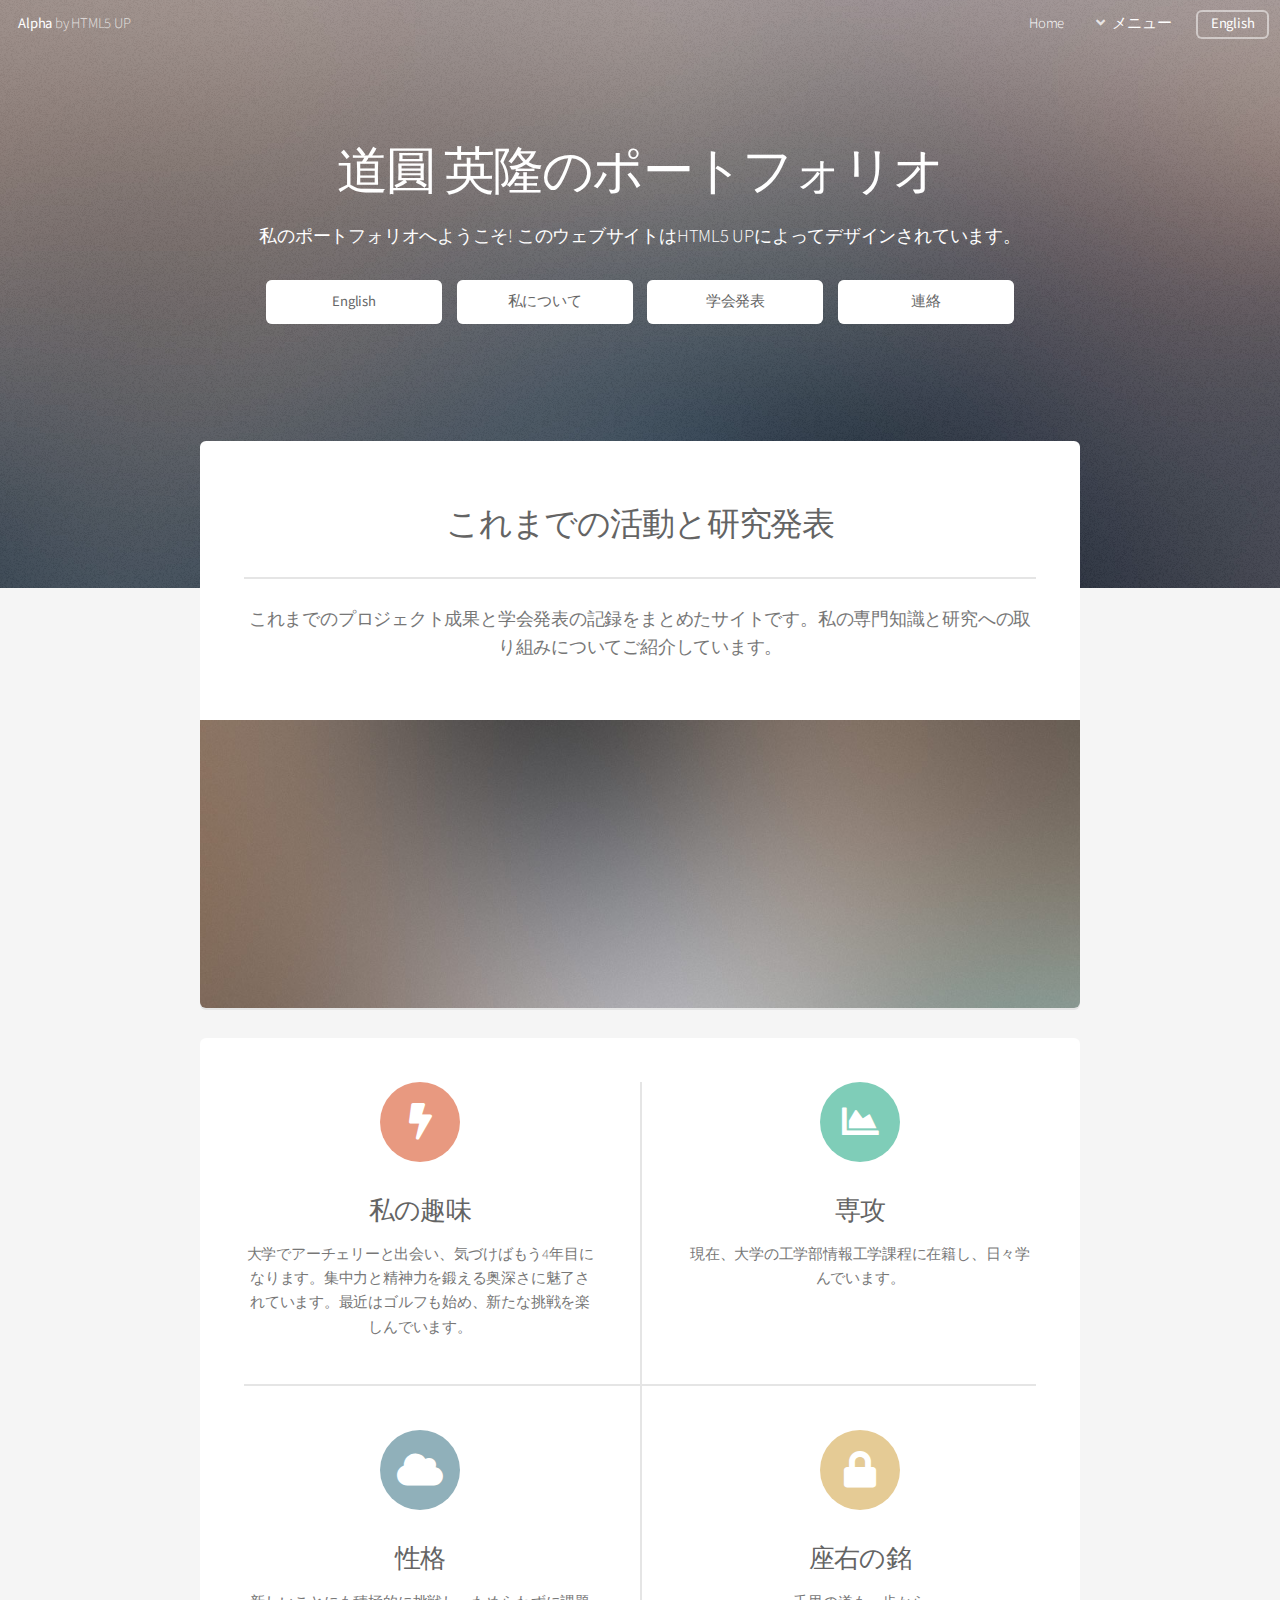
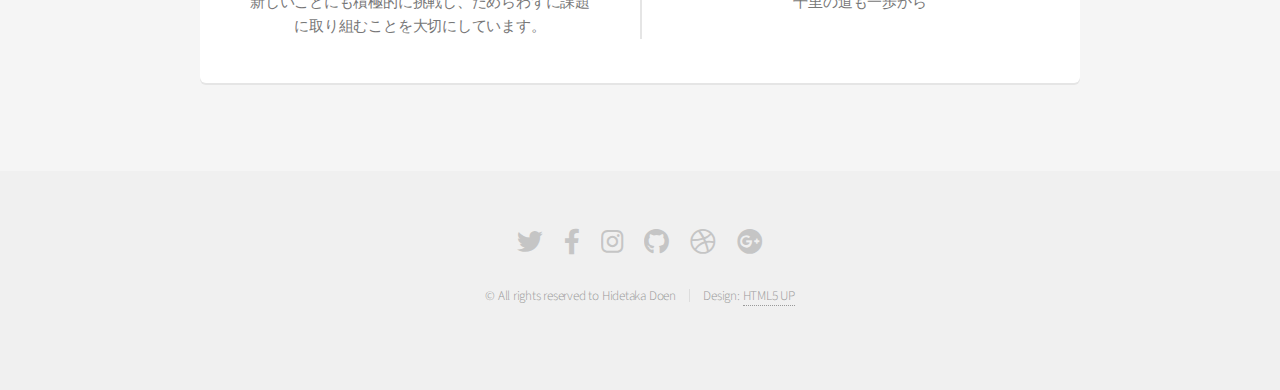
<file: index_j.html>
<!DOCTYPE HTML>
<!--
	Alpha by HTML5 UP
	html5up.net | @ajlkn
	Free for personal and commercial use under the CCA 3.0 license (html5up.net/license)
-->
<html>
	<head>
		<title>Hidetaka Doen's Portfolio</title>
		<meta charset="utf-8" />
		<meta name="viewport" content="width=device-width, initial-scale=1, user-scalable=no" />
		<link rel="stylesheet" href="assets/css/main.css" />
	</head>
	<body class="landing is-preload">
		<div id="page-wrapper">

			<!-- Header -->
				<header id="header" class="alt">
					<h1><a href="index.html">Alpha</a> by HTML5 UP</h1>
					<nav id="nav">
						<ul>
							<li><a href="index.html">Home</a></li>
							<li>
								<a href="#" class="icon solid fa-angle-down">メニュー</a>
								<ul>
									<li><a href="aboutme.html">
									私について</a></li>
									<li><a href="presentations.html">学会発表</a></li>
									<li><a href="contact.html">連絡</a></li>
								
								</ul>
							</li>
							<li><a href="index.html" class="button">English</a></li>
						</ul>
					</nav>
				</header>

			<!-- Banner -->
				<section id="banner">
					<h2>道圓 英隆のポートフォリオ</h2>
					<p>私のポートフォリオへようこそ! このウェブサイトはHTML5 UPによってデザインされています。</p>
					<ul class="actions special">
						<li><a href="index.html" class="button primary">English</a></li>
						<li><a href="aboutme.html" class="button primary">私について</a></li>
						<li><a href="presentations.html" class="button primary">学会発表</a></li>
						<li><a href="contact.html" class="button primary">連絡</a></li>
					</ul>
				</section>

			<!-- Main -->
				<section id="main" class="container">

					<section class="box special">
						<header class="major">
							<h2>これまでの活動と研究発表</h2>
							<p>これまでのプロジェクト成果と学会発表の記録をまとめたサイトです。私の専門知識と研究への取り組みについてご紹介しています。</p>
						</header>
						<span class="image featured"><img src="images/pic01.jpg" alt="" /></span>
					</section>

					<section class="box special features">
						<div class="features-row">
							<section>
								<span class="icon solid major fa-bolt accent2"></span>
								<h3>私の趣味</h3>
								<p>大学でアーチェリーと出会い、気づけばもう4年目になります。集中力と精神力を鍛える奥深さに魅了されています。最近はゴルフも始め、新たな挑戦を楽しんでいます。</p>
							</section>
							<section>
								<span class="icon solid major fa-chart-area accent3"></span>
								<h3>専攻</h3>
								<p>現在、大学の工学部情報工学課程に在籍し、日々学んでいます。</p>
							</section>
						</div>
						<div class="features-row">
							<section>
								<span class="icon solid major fa-cloud accent4"></span>
								<h3>性格</h3>
								<p>新しいことにも積極的に挑戦し、ためらわずに課題に取り組むことを大切にしています。</p>
							</section>
							<section>
								<span class="icon solid major fa-lock accent5"></span>
								<h3>座右の銘</h3>
								<p>千里の道も一歩から</p>
							</section>
						</div>
					</section>

				</section>


			<!-- Footer -->
				<footer id="footer">
					<ul class="icons">
						<li><a href="#" class="icon brands fa-twitter"><span class="label">Twitter</span></a></li>
						<li><a href="#" class="icon brands fa-facebook-f"><span class="label">Facebook</span></a></li>
						<li><a href="#" class="icon brands fa-instagram"><span class="label">Instagram</span></a></li>
						<li><a href="#" class="icon brands fa-github"><span class="label">Github</span></a></li>
						<li><a href="#" class="icon brands fa-dribbble"><span class="label">Dribbble</span></a></li>
						<li><a href="#" class="icon brands fa-google-plus"><span class="label">Google+</span></a></li>
					</ul>
					<ul class="copyright">
					  <li>&copy; All rights reserved to Hidetaka Doen</li><li>Design: <a href="http://html5up.net">HTML5 UP</a></li>
					</ul>
				</footer>

		</div>

		<!-- Scripts -->
			<script src="assets/js/jquery.min.js"></script>
			<script src="assets/js/jquery.dropotron.min.js"></script>
			<script src="assets/js/jquery.scrollex.min.js"></script>
			<script src="assets/js/browser.min.js"></script>
			<script src="assets/js/breakpoints.min.js"></script>
			<script src="assets/js/util.js"></script>
			<script src="assets/js/main.js"></script>

	</body>
</html>
</file>
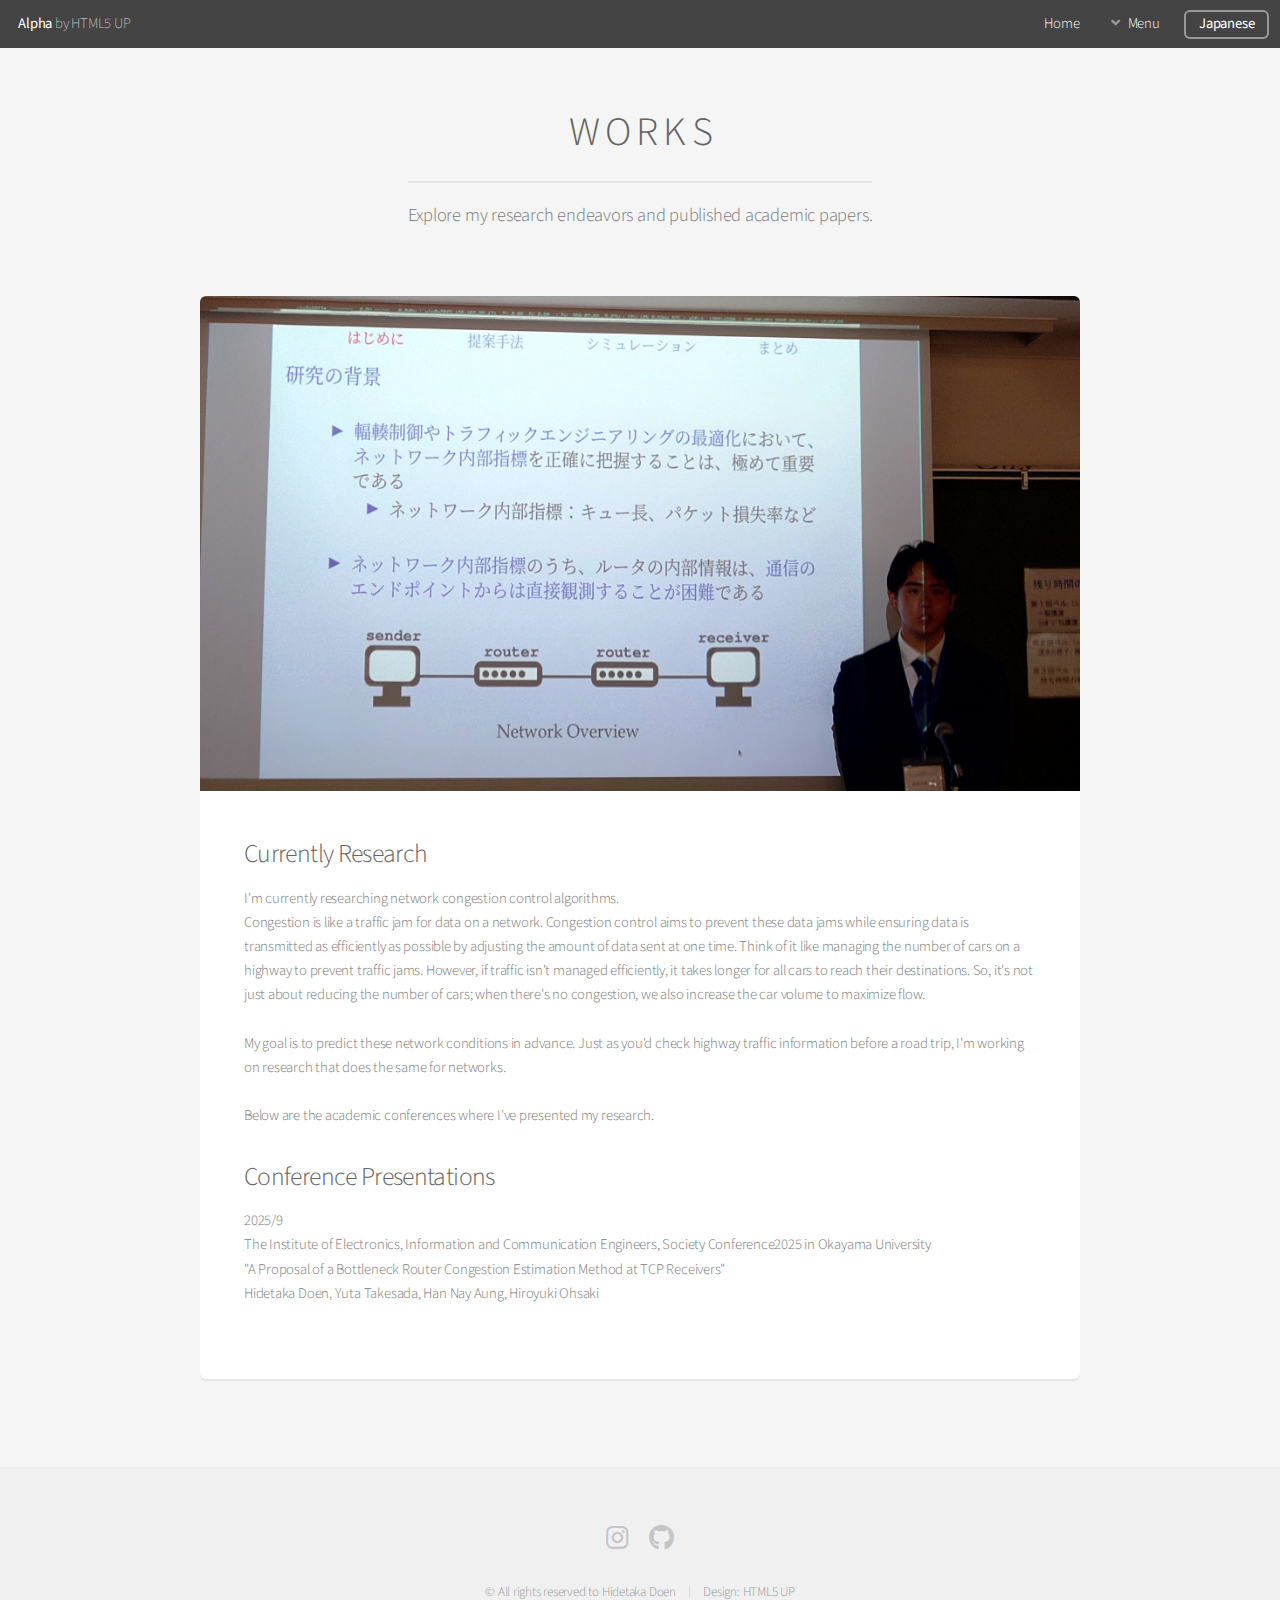
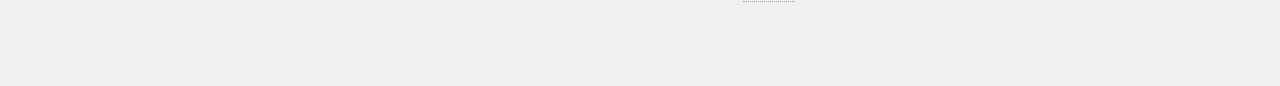
<file: presentations.html>
<!DOCTYPE HTML>
<!--
	Alpha by HTML5 UP
	html5up.net | @ajlkn
	Free for personal and commercial use under the CCA 3.0 license (html5up.net/license)
-->
<html>
	<head>
		<title>Hidetaka Doen's Portfolio</title>
		<meta charset="utf-8" />
		<meta name="viewport" content="width=device-width, initial-scale=1, user-scalable=no" />
		<link rel="stylesheet" href="assets/css/main.css" />
	</head>
	<body class="is-preload">
		<div id="page-wrapper">

			<!-- Header -->
				<header id="header">
					<h1><a href="index.html">Alpha</a> by HTML5 UP</h1>
					<nav id="nav">
						<ul>
							<li><a href="index.html">Home</a></li>
							<li>
								<a href="#" class="icon solid fa-angle-down">Menu</a>
								<ul>
									<li><a href="aboutme.html">About Me</a></li>
									<li><a href="presentations.html">Works</a></li>
									<li><a href="contact.html">Contact</a></li>
								
								</ul>
							</li>
							<li><a href="presentations_j.html" class="button">Japanese</a></li>
						</ul>
					</nav>
				</header>


			<!-- Main -->
				<section id="main" class="container">
					<header>
						<h2>W O R K S</h2>
						<p>Explore my research endeavors and published academic papers.</p>
					</header>
					<div class="box">
						<span class="image featured"><img src="images/society25-B4-hidetaka-2.jpg" alt="" /></span>
						<h3>Currently Research</h3>
						<p>I'm currently researching network congestion control algorithms.
<br>						  
Congestion is like a traffic jam for data on a network. Congestion control aims to prevent these data jams while ensuring data is transmitted as efficiently as possible by adjusting the amount of data sent at one time. Think of it like managing the number of cars on a highway to prevent traffic jams. However, if traffic isn't managed efficiently, it takes longer for all cars to reach their destinations. So, it's not just about reducing the number of cars; when there's no congestion, we also increase the car volume to maximize flow.
<br><br>
My goal is to predict these network conditions in advance. Just as you'd check highway traffic information before a road trip, I'm working on research that does the same for networks.
<br><br>
Below are the academic conferences where I've presented my research.</p>
						<div class="row">
							<div class="row-6 row-12-mobilep">
								<h3>Conference Presentations</h3>
								<p>2025/9<br>
									The Institute of Electronics, Information and Communication Engineers, Society Conference2025 in Okayama University<br>
									"A Proposal of a Bottleneck Router Congestion Estimation Method at TCP Receivers"<br>
									Hidetaka Doen, Yuta Takesada, Han Nay Aung, Hiroyuki Ohsaki</p>
							</div>
						</div>
					</div>
				</section>

			<!-- Footer -->
				<footer id="footer">
					<ul class="icons">
						<li><a href="https://www.instagram.com/hidetk_com?igsh=MTlqYjhja3dudmh2bg==" class="icon brands fa-instagram"><span class="label">Instagram</span></a></li>
						<li><a href="https://github.com/tao-en" class="icon brands fa-github"><span class="label">Github</span></a></li>
					</ul>
					<ul class="copyright">
					  <li>&copy;  All rights reserved to Hidetaka Doen</li><li>Design: <a href="http://html5up.net">HTML5 UP</a></li>
					</ul>
				</footer>

		</div>

		<!-- Scripts -->
			<script src="assets/js/jquery.min.js"></script>
			<script src="assets/js/jquery.dropotron.min.js"></script>
			<script src="assets/js/jquery.scrollex.min.js"></script>
			<script src="assets/js/browser.min.js"></script>
			<script src="assets/js/breakpoints.min.js"></script>
			<script src="assets/js/util.js"></script>
			<script src="assets/js/main.js"></script>

	</body>
</html>
</file>
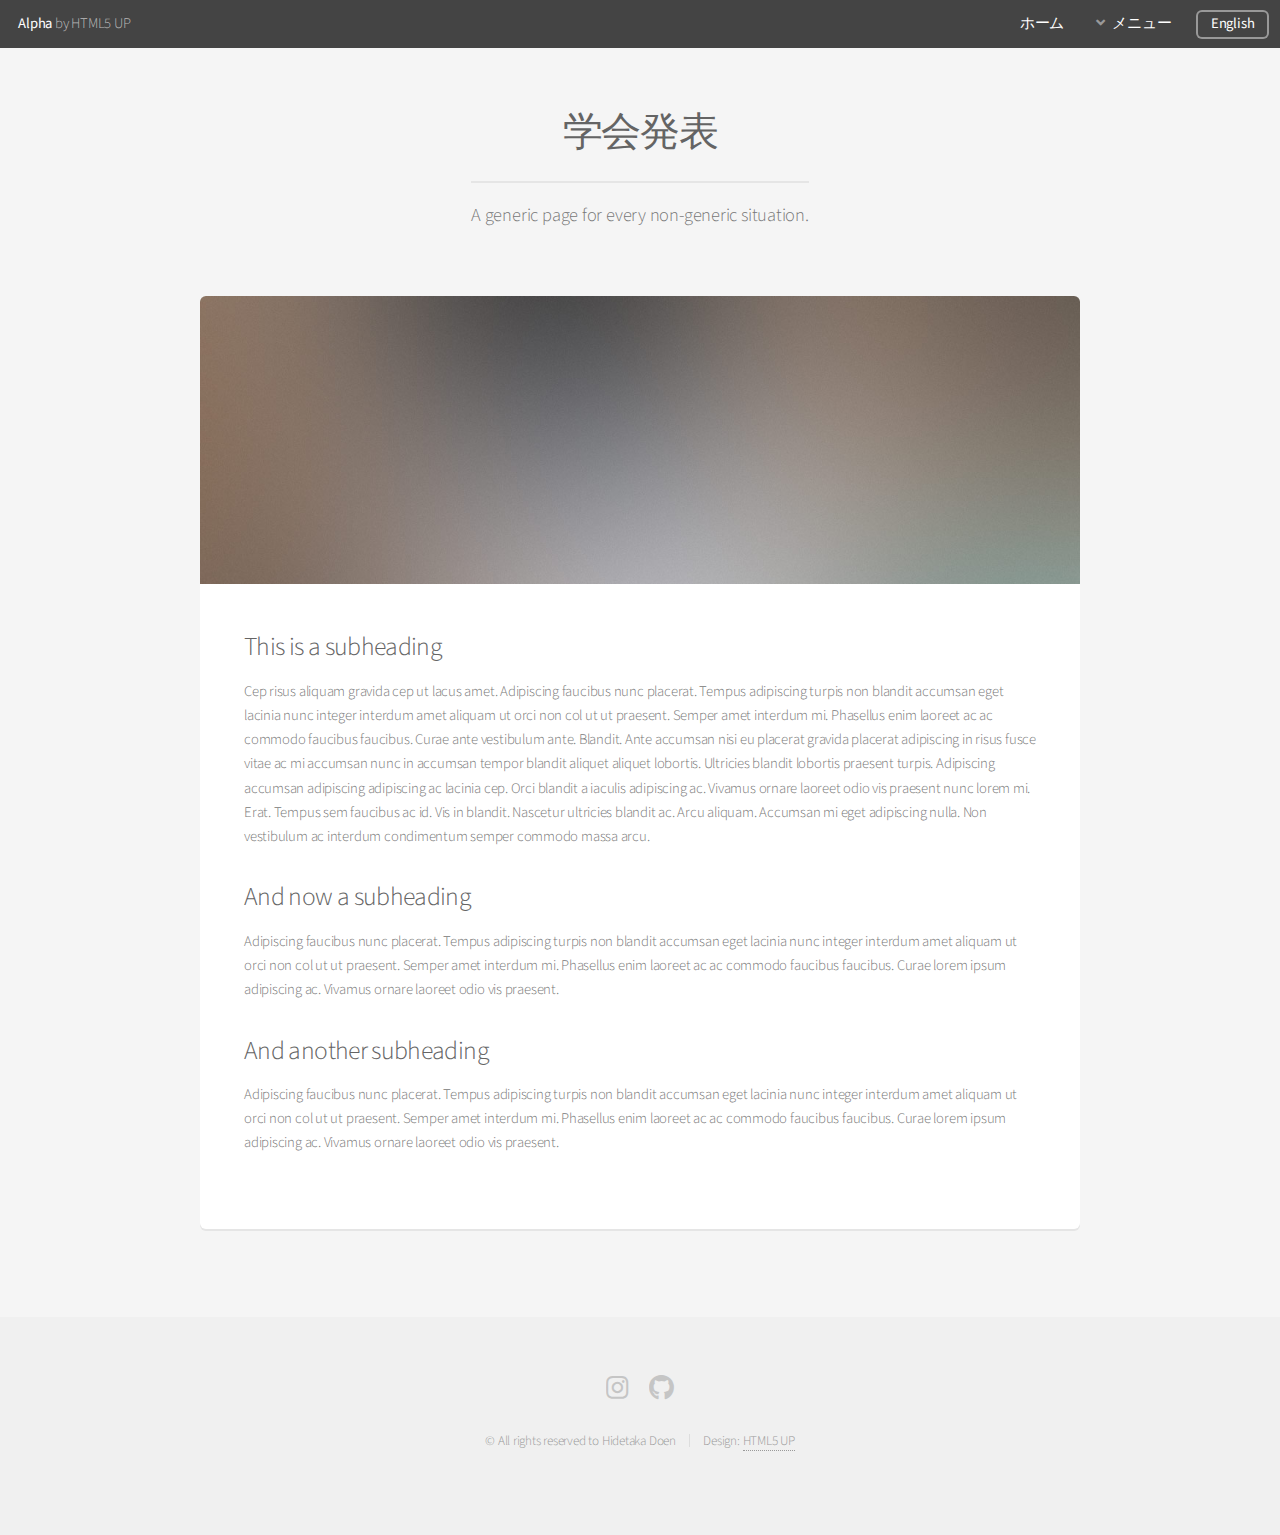
<file: presentations_j.html>
<!DOCTYPE HTML>
<!--
	Alpha by HTML5 UP
	html5up.net | @ajlkn
	Free for personal and commercial use under the CCA 3.0 license (html5up.net/license)
-->
<html>
	<head>
		<title>Hidetaka Doen's Portfolio</title>
		<meta charset="utf-8" />
		<meta name="viewport" content="width=device-width, initial-scale=1, user-scalable=no" />
		<link rel="stylesheet" href="assets/css/main.css" />
	</head>
	<body class="is-preload">
		<div id="page-wrapper">

			<!-- Header -->
				<header id="header">
					<h1><a href="index.html">Alpha</a> by HTML5 UP</h1>
					<nav id="nav">
						<ul>
							<li><a href="index_j.html">ホーム</a></li>
							<li>
								<a href="#" class="icon solid fa-angle-down">メニュー</a>
								<ul>
									<li><a href="aboutme_j.html">
									私について</a></li>
									<li><a href="presentations_j.html">学会発表</a></li>
									<li><a href="contact_j.html">連絡</a></li>
								
								</ul>
							</li>
							<li><a href="presentations.html" class="button">English</a></li>
						</ul>
					</nav>
				</header>


			<!-- Main -->
				<section id="main" class="container">
					<header>
						<h2>学会発表</h2>
						<p>A generic page for every non-generic situation.</p>
					</header>
					<div class="box">
						<span class="image featured"><img src="images/pic01.jpg" alt="" /></span>
						<h3>This is a subheading</h3>
						<p>Cep risus aliquam gravida cep ut lacus amet. Adipiscing faucibus nunc placerat. Tempus adipiscing turpis non blandit accumsan eget lacinia nunc integer interdum amet aliquam ut orci non col ut ut praesent. Semper amet interdum mi. Phasellus enim laoreet ac ac commodo faucibus faucibus. Curae ante vestibulum ante. Blandit. Ante accumsan nisi eu placerat gravida placerat adipiscing in risus fusce vitae ac mi accumsan nunc in accumsan tempor blandit aliquet aliquet lobortis. Ultricies blandit lobortis praesent turpis. Adipiscing accumsan adipiscing adipiscing ac lacinia cep. Orci blandit a iaculis adipiscing ac. Vivamus ornare laoreet odio vis praesent nunc lorem mi. Erat. Tempus sem faucibus ac id. Vis in blandit. Nascetur ultricies blandit ac. Arcu aliquam. Accumsan mi eget adipiscing nulla. Non vestibulum ac interdum condimentum semper commodo massa arcu.</p>
						<div class="row">
							<div class="row-6 row-12-mobilep">
								<h3>And now a subheading</h3>
								<p>Adipiscing faucibus nunc placerat. Tempus adipiscing turpis non blandit accumsan eget lacinia nunc integer interdum amet aliquam ut orci non col ut ut praesent. Semper amet interdum mi. Phasellus enim laoreet ac ac commodo faucibus faucibus. Curae lorem ipsum adipiscing ac. Vivamus ornare laoreet odio vis praesent.</p>
							</div>
							<div class="row-6 row-12-mobilep">
								<h3>And another subheading</h3>
								<p>Adipiscing faucibus nunc placerat. Tempus adipiscing turpis non blandit accumsan eget lacinia nunc integer interdum amet aliquam ut orci non col ut ut praesent. Semper amet interdum mi. Phasellus enim laoreet ac ac commodo faucibus faucibus. Curae lorem ipsum adipiscing ac. Vivamus ornare laoreet odio vis praesent.</p>
							</div>
						</div>
					</div>
				</section>

			<!-- Footer -->
				<footer id="footer">
					<ul class="icons">
						<li><a href="https://www.instagram.com/hidetk_com?igsh=MTlqYjhja3dudmh2bg==" class="icon brands fa-instagram"><span class="label">Instagram</span></a></li>
						<li><a href="https://github.com/tao-en" class="icon brands fa-github"><span class="label">Github</span></a></li>
					</ul>
					<ul class="copyright">
					  <li>&copy;  All rights reserved to Hidetaka Doen</li><li>Design: <a href="http://html5up.net">HTML5 UP</a></li>
					</ul>
				</footer>

		</div>

		<!-- Scripts -->
			<script src="assets/js/jquery.min.js"></script>
			<script src="assets/js/jquery.dropotron.min.js"></script>
			<script src="assets/js/jquery.scrollex.min.js"></script>
			<script src="assets/js/browser.min.js"></script>
			<script src="assets/js/breakpoints.min.js"></script>
			<script src="assets/js/util.js"></script>
			<script src="assets/js/main.js"></script>

	</body>
</html>
</file>
<file: assets/css/main.css>
@import url("fontawesome-all.min.css");
@import url("https://fonts.googleapis.com/css?family=Source+Sans+Pro:300,400,300italic,400italic");

/*
	Alpha by HTML5 UP
	html5up.net | @ajlkn
	Free for personal and commercial use under the CCA 3.0 license (html5up.net/license)
*/

/* Reset */

/* Based on meyerweb.com/eric/tools/css/reset (v2.0 | 20110126 | License: public domain) */

	html, body, div, span, applet, object,
	iframe, h1, h2, h3, h4, h5, h6, p, blockquote,
	pre, a, abbr, acronym, address, big, cite,
	code, del, dfn, em, img, ins, kbd, q, s, samp,
	small, strike, strong, sub, sup, tt, var, b,
	u, i, center, dl, dt, dd, ol, ul, li, fieldset,
	form, label, legend, table, caption, tbody,
	tfoot, thead, tr, th, td, article, aside,
	canvas, details, embed, figure, figcaption,
	footer, header, hgroup, menu, nav, output, ruby,
	section, summary, time, mark, audio, video {
		margin: 0;
		padding: 0;
		border: 0;
		font-size: 100%;
		font: inherit;
		vertical-align: baseline;
	}

	article, aside, details, figcaption, figure,
	footer, header, hgroup, menu, nav, section {
		display: block;
	}

	body {
		line-height: 1;
	}

	ol, ul {
		list-style: none;
	}

	blockquote, q {
		quotes: none;
	}

		blockquote:before, blockquote:after, q:before, q:after {
			content: '';
			content: none;
		}

	table {
		border-collapse: collapse;
		border-spacing: 0;
	}

	body {
		-webkit-text-size-adjust: none;
	}

	mark {
		background-color: transparent;
		color: inherit;
	}

	input::-moz-focus-inner {
		border: 0;
		padding: 0;
	}

	input, select, textarea {
		-moz-appearance: none;
		-webkit-appearance: none;
		-ms-appearance: none;
		appearance: none;
	}

/* Basic */

	@-ms-viewport {
		width: device-width;
	}

	body {
		-ms-overflow-style: scrollbar;
	}

	@media screen and (max-width: 480px) {

		html, body {
			min-width: 320px;
		}

	}

	html {
		box-sizing: border-box;
	}

	*, *:before, *:after {
		box-sizing: inherit;
	}

	body {
		background: #f5f5f5;
	}

	body, input, select, textarea {
		color: #777;
		font-family: "Source Sans Pro", sans-serif;
		font-size: 16pt;
		font-weight: 300;
		line-height: 1.65em;
		letter-spacing: -0.015em;
	}

	a {
		-moz-transition: color 0.2s ease-in-out, border-bottom-color 0.2s ease-in-out;
		-webkit-transition: color 0.2s ease-in-out, border-bottom-color 0.2s ease-in-out;
		-ms-transition: color 0.2s ease-in-out, border-bottom-color 0.2s ease-in-out;
		transition: color 0.2s ease-in-out, border-bottom-color 0.2s ease-in-out;
		border-bottom: dotted 1px;
		color: #e89980;
		text-decoration: none;
	}

		a:hover {
			border-bottom-color: transparent;
		}

	strong, b {
		color: #646464;
		font-weight: 400;
	}

	em, i {
		font-style: italic;
	}

	p {
		margin: 0 0 2em 0;
	}

	h1, h2, h3, h4, h5, h6 {
		color: #646464;
		font-weight: 300;
		line-height: 1em;
		margin: 0 0 0.5em 0;
	}

		h1 a, h2 a, h3 a, h4 a, h5 a, h6 a {
			color: inherit;
			text-decoration: none;
		}

	h2 {
		font-size: 2.25em;
		line-height: 1.5em;
		letter-spacing: -0.035em;
	}

	h3 {
		font-size: 1.75em;
		line-height: 1.5em;
		letter-spacing: -0.025em;
	}

	h4 {
		font-size: 1.1em;
		line-height: 1.5em;
		letter-spacing: 0;
	}

	h5 {
		font-size: 0.9em;
		line-height: 1.5em;
		letter-spacing: 0;
	}

	h6 {
		font-size: 0.7em;
		line-height: 1.5em;
		letter-spacing: 0;
	}

	sub {
		font-size: 0.8em;
		position: relative;
		top: 0.5em;
	}

	sup {
		font-size: 0.8em;
		position: relative;
		top: -0.5em;
	}

	hr {
		border: 0;
		border-bottom: solid 2px #e5e5e5;
		margin: 2em 0;
	}

		hr.major {
			margin: 3em 0;
		}

	blockquote {
		border-left: solid 4px #e5e5e5;
		font-style: italic;
		margin: 0 0 2em 0;
		padding: 0.5em 0 0.5em 2em;
	}

	pre {
		-webkit-overflow-scrolling: touch;
		background: #f8f8f8;
		border-radius: 6px;
		border: solid 1px #e5e5e5;
		font-family: monospace;
		font-size: 0.9em;
		line-height: 1.75em;
		margin: 0 0 2em 0;
		overflow-x: auto;
		padding: 1em 1.5em;
	}

	code {
		background: #f8f8f8;
		border-radius: 6px;
		border: solid 1px #e5e5e5;
		font-family: monospace;
		font-size: 0.9em;
		margin: 0 0.25em;
		padding: 0.25em 0.65em;
	}

	.align-left {
		text-align: left;
	}

	.align-center {
		text-align: center;
	}

	.align-right {
		text-align: right;
	}

/* Row */

	.row {
		display: flex;
		flex-wrap: wrap;
		box-sizing: border-box;
		align-items: stretch;
	}

		.row > * {
			box-sizing: border-box;
		}

		.row.gtr-uniform > * > :last-child {
			margin-bottom: 0;
		}

		.row.aln-left {
			justify-content: flex-start;
		}

		.row.aln-center {
			justify-content: center;
		}

		.row.aln-right {
			justify-content: flex-end;
		}

		.row.aln-top {
			align-items: flex-start;
		}

		.row.aln-middle {
			align-items: center;
		}

		.row.aln-bottom {
			align-items: flex-end;
		}

		.row > .imp {
			order: -1;
		}

		.row > .col-1 {
			width: 8.33333%;
		}

		.row > .off-1 {
			margin-left: 8.33333%;
		}

		.row > .col-2 {
			width: 16.66667%;
		}

		.row > .off-2 {
			margin-left: 16.66667%;
		}

		.row > .col-3 {
			width: 25%;
		}

		.row > .off-3 {
			margin-left: 25%;
		}

		.row > .col-4 {
			width: 33.33333%;
		}

		.row > .off-4 {
			margin-left: 33.33333%;
		}

		.row > .col-5 {
			width: 41.66667%;
		}

		.row > .off-5 {
			margin-left: 41.66667%;
		}

		.row > .col-6 {
			width: 50%;
		}

		.row > .off-6 {
			margin-left: 50%;
		}

		.row > .col-7 {
			width: 58.33333%;
		}

		.row > .off-7 {
			margin-left: 58.33333%;
		}

		.row > .col-8 {
			width: 66.66667%;
		}

		.row > .off-8 {
			margin-left: 66.66667%;
		}

		.row > .col-9 {
			width: 75%;
		}

		.row > .off-9 {
			margin-left: 75%;
		}

		.row > .col-10 {
			width: 83.33333%;
		}

		.row > .off-10 {
			margin-left: 83.33333%;
		}

		.row > .col-11 {
			width: 91.66667%;
		}

		.row > .off-11 {
			margin-left: 91.66667%;
		}

		.row > .col-12 {
			width: 100%;
		}

		.row > .off-12 {
			margin-left: 100%;
		}

		.row.gtr-0 {
			margin-top: 0;
			margin-left: 0em;
		}

			.row.gtr-0 > * {
				padding: 0 0 0 0em;
			}

			.row.gtr-0.gtr-uniform {
				margin-top: 0em;
			}

				.row.gtr-0.gtr-uniform > * {
					padding-top: 0em;
				}

		.row.gtr-25 {
			margin-top: 0;
			margin-left: -0.5em;
		}

			.row.gtr-25 > * {
				padding: 0 0 0 0.5em;
			}

			.row.gtr-25.gtr-uniform {
				margin-top: -0.5em;
			}

				.row.gtr-25.gtr-uniform > * {
					padding-top: 0.5em;
				}

		.row.gtr-50 {
			margin-top: 0;
			margin-left: -1em;
		}

			.row.gtr-50 > * {
				padding: 0 0 0 1em;
			}

			.row.gtr-50.gtr-uniform {
				margin-top: -1em;
			}

				.row.gtr-50.gtr-uniform > * {
					padding-top: 1em;
				}

		.row {
			margin-top: 0;
			margin-left: -2em;
		}

			.row > * {
				padding: 0 0 0 2em;
			}

			.row.gtr-uniform {
				margin-top: -2em;
			}

				.row.gtr-uniform > * {
					padding-top: 2em;
				}

		.row.gtr-150 {
			margin-top: 0;
			margin-left: -3em;
		}

			.row.gtr-150 > * {
				padding: 0 0 0 3em;
			}

			.row.gtr-150.gtr-uniform {
				margin-top: -3em;
			}

				.row.gtr-150.gtr-uniform > * {
					padding-top: 3em;
				}

		.row.gtr-200 {
			margin-top: 0;
			margin-left: -4em;
		}

			.row.gtr-200 > * {
				padding: 0 0 0 4em;
			}

			.row.gtr-200.gtr-uniform {
				margin-top: -4em;
			}

				.row.gtr-200.gtr-uniform > * {
					padding-top: 4em;
				}

		@media screen and (max-width: 1680px) {

			.row {
				display: flex;
				flex-wrap: wrap;
				box-sizing: border-box;
				align-items: stretch;
			}

				.row > * {
					box-sizing: border-box;
				}

				.row.gtr-uniform > * > :last-child {
					margin-bottom: 0;
				}

				.row.aln-left {
					justify-content: flex-start;
				}

				.row.aln-center {
					justify-content: center;
				}

				.row.aln-right {
					justify-content: flex-end;
				}

				.row.aln-top {
					align-items: flex-start;
				}

				.row.aln-middle {
					align-items: center;
				}

				.row.aln-bottom {
					align-items: flex-end;
				}

				.row > .imp-wide {
					order: -1;
				}

				.row > .col-1-wide {
					width: 8.33333%;
				}

				.row > .off-1-wide {
					margin-left: 8.33333%;
				}

				.row > .col-2-wide {
					width: 16.66667%;
				}

				.row > .off-2-wide {
					margin-left: 16.66667%;
				}

				.row > .col-3-wide {
					width: 25%;
				}

				.row > .off-3-wide {
					margin-left: 25%;
				}

				.row > .col-4-wide {
					width: 33.33333%;
				}

				.row > .off-4-wide {
					margin-left: 33.33333%;
				}

				.row > .col-5-wide {
					width: 41.66667%;
				}

				.row > .off-5-wide {
					margin-left: 41.66667%;
				}

				.row > .col-6-wide {
					width: 50%;
				}

				.row > .off-6-wide {
					margin-left: 50%;
				}

				.row > .col-7-wide {
					width: 58.33333%;
				}

				.row > .off-7-wide {
					margin-left: 58.33333%;
				}

				.row > .col-8-wide {
					width: 66.66667%;
				}

				.row > .off-8-wide {
					margin-left: 66.66667%;
				}

				.row > .col-9-wide {
					width: 75%;
				}

				.row > .off-9-wide {
					margin-left: 75%;
				}

				.row > .col-10-wide {
					width: 83.33333%;
				}

				.row > .off-10-wide {
					margin-left: 83.33333%;
				}

				.row > .col-11-wide {
					width: 91.66667%;
				}

				.row > .off-11-wide {
					margin-left: 91.66667%;
				}

				.row > .col-12-wide {
					width: 100%;
				}

				.row > .off-12-wide {
					margin-left: 100%;
				}

				.row.gtr-0 {
					margin-top: 0;
					margin-left: 0em;
				}

					.row.gtr-0 > * {
						padding: 0 0 0 0em;
					}

					.row.gtr-0.gtr-uniform {
						margin-top: 0em;
					}

						.row.gtr-0.gtr-uniform > * {
							padding-top: 0em;
						}

				.row.gtr-25 {
					margin-top: 0;
					margin-left: -0.5em;
				}

					.row.gtr-25 > * {
						padding: 0 0 0 0.5em;
					}

					.row.gtr-25.gtr-uniform {
						margin-top: -0.5em;
					}

						.row.gtr-25.gtr-uniform > * {
							padding-top: 0.5em;
						}

				.row.gtr-50 {
					margin-top: 0;
					margin-left: -1em;
				}

					.row.gtr-50 > * {
						padding: 0 0 0 1em;
					}

					.row.gtr-50.gtr-uniform {
						margin-top: -1em;
					}

						.row.gtr-50.gtr-uniform > * {
							padding-top: 1em;
						}

				.row {
					margin-top: 0;
					margin-left: -2em;
				}

					.row > * {
						padding: 0 0 0 2em;
					}

					.row.gtr-uniform {
						margin-top: -2em;
					}

						.row.gtr-uniform > * {
							padding-top: 2em;
						}

				.row.gtr-150 {
					margin-top: 0;
					margin-left: -3em;
				}

					.row.gtr-150 > * {
						padding: 0 0 0 3em;
					}

					.row.gtr-150.gtr-uniform {
						margin-top: -3em;
					}

						.row.gtr-150.gtr-uniform > * {
							padding-top: 3em;
						}

				.row.gtr-200 {
					margin-top: 0;
					margin-left: -4em;
				}

					.row.gtr-200 > * {
						padding: 0 0 0 4em;
					}

					.row.gtr-200.gtr-uniform {
						margin-top: -4em;
					}

						.row.gtr-200.gtr-uniform > * {
							padding-top: 4em;
						}

		}

		@media screen and (max-width: 1280px) {

			.row {
				display: flex;
				flex-wrap: wrap;
				box-sizing: border-box;
				align-items: stretch;
			}

				.row > * {
					box-sizing: border-box;
				}

				.row.gtr-uniform > * > :last-child {
					margin-bottom: 0;
				}

				.row.aln-left {
					justify-content: flex-start;
				}

				.row.aln-center {
					justify-content: center;
				}

				.row.aln-right {
					justify-content: flex-end;
				}

				.row.aln-top {
					align-items: flex-start;
				}

				.row.aln-middle {
					align-items: center;
				}

				.row.aln-bottom {
					align-items: flex-end;
				}

				.row > .imp-normal {
					order: -1;
				}

				.row > .col-1-normal {
					width: 8.33333%;
				}

				.row > .off-1-normal {
					margin-left: 8.33333%;
				}

				.row > .col-2-normal {
					width: 16.66667%;
				}

				.row > .off-2-normal {
					margin-left: 16.66667%;
				}

				.row > .col-3-normal {
					width: 25%;
				}

				.row > .off-3-normal {
					margin-left: 25%;
				}

				.row > .col-4-normal {
					width: 33.33333%;
				}

				.row > .off-4-normal {
					margin-left: 33.33333%;
				}

				.row > .col-5-normal {
					width: 41.66667%;
				}

				.row > .off-5-normal {
					margin-left: 41.66667%;
				}

				.row > .col-6-normal {
					width: 50%;
				}

				.row > .off-6-normal {
					margin-left: 50%;
				}

				.row > .col-7-normal {
					width: 58.33333%;
				}

				.row > .off-7-normal {
					margin-left: 58.33333%;
				}

				.row > .col-8-normal {
					width: 66.66667%;
				}

				.row > .off-8-normal {
					margin-left: 66.66667%;
				}

				.row > .col-9-normal {
					width: 75%;
				}

				.row > .off-9-normal {
					margin-left: 75%;
				}

				.row > .col-10-normal {
					width: 83.33333%;
				}

				.row > .off-10-normal {
					margin-left: 83.33333%;
				}

				.row > .col-11-normal {
					width: 91.66667%;
				}

				.row > .off-11-normal {
					margin-left: 91.66667%;
				}

				.row > .col-12-normal {
					width: 100%;
				}

				.row > .off-12-normal {
					margin-left: 100%;
				}

				.row.gtr-0 {
					margin-top: 0;
					margin-left: 0em;
				}

					.row.gtr-0 > * {
						padding: 0 0 0 0em;
					}

					.row.gtr-0.gtr-uniform {
						margin-top: 0em;
					}

						.row.gtr-0.gtr-uniform > * {
							padding-top: 0em;
						}

				.row.gtr-25 {
					margin-top: 0;
					margin-left: -0.5em;
				}

					.row.gtr-25 > * {
						padding: 0 0 0 0.5em;
					}

					.row.gtr-25.gtr-uniform {
						margin-top: -0.5em;
					}

						.row.gtr-25.gtr-uniform > * {
							padding-top: 0.5em;
						}

				.row.gtr-50 {
					margin-top: 0;
					margin-left: -1em;
				}

					.row.gtr-50 > * {
						padding: 0 0 0 1em;
					}

					.row.gtr-50.gtr-uniform {
						margin-top: -1em;
					}

						.row.gtr-50.gtr-uniform > * {
							padding-top: 1em;
						}

				.row {
					margin-top: 0;
					margin-left: -2em;
				}

					.row > * {
						padding: 0 0 0 2em;
					}

					.row.gtr-uniform {
						margin-top: -2em;
					}

						.row.gtr-uniform > * {
							padding-top: 2em;
						}

				.row.gtr-150 {
					margin-top: 0;
					margin-left: -3em;
				}

					.row.gtr-150 > * {
						padding: 0 0 0 3em;
					}

					.row.gtr-150.gtr-uniform {
						margin-top: -3em;
					}

						.row.gtr-150.gtr-uniform > * {
							padding-top: 3em;
						}

				.row.gtr-200 {
					margin-top: 0;
					margin-left: -4em;
				}

					.row.gtr-200 > * {
						padding: 0 0 0 4em;
					}

					.row.gtr-200.gtr-uniform {
						margin-top: -4em;
					}

						.row.gtr-200.gtr-uniform > * {
							padding-top: 4em;
						}

		}

		@media screen and (max-width: 980px) {

			.row {
				display: flex;
				flex-wrap: wrap;
				box-sizing: border-box;
				align-items: stretch;
			}

				.row > * {
					box-sizing: border-box;
				}

				.row.gtr-uniform > * > :last-child {
					margin-bottom: 0;
				}

				.row.aln-left {
					justify-content: flex-start;
				}

				.row.aln-center {
					justify-content: center;
				}

				.row.aln-right {
					justify-content: flex-end;
				}

				.row.aln-top {
					align-items: flex-start;
				}

				.row.aln-middle {
					align-items: center;
				}

				.row.aln-bottom {
					align-items: flex-end;
				}

				.row > .imp-narrow {
					order: -1;
				}

				.row > .col-1-narrow {
					width: 8.33333%;
				}

				.row > .off-1-narrow {
					margin-left: 8.33333%;
				}

				.row > .col-2-narrow {
					width: 16.66667%;
				}

				.row > .off-2-narrow {
					margin-left: 16.66667%;
				}

				.row > .col-3-narrow {
					width: 25%;
				}

				.row > .off-3-narrow {
					margin-left: 25%;
				}

				.row > .col-4-narrow {
					width: 33.33333%;
				}

				.row > .off-4-narrow {
					margin-left: 33.33333%;
				}

				.row > .col-5-narrow {
					width: 41.66667%;
				}

				.row > .off-5-narrow {
					margin-left: 41.66667%;
				}

				.row > .col-6-narrow {
					width: 50%;
				}

				.row > .off-6-narrow {
					margin-left: 50%;
				}

				.row > .col-7-narrow {
					width: 58.33333%;
				}

				.row > .off-7-narrow {
					margin-left: 58.33333%;
				}

				.row > .col-8-narrow {
					width: 66.66667%;
				}

				.row > .off-8-narrow {
					margin-left: 66.66667%;
				}

				.row > .col-9-narrow {
					width: 75%;
				}

				.row > .off-9-narrow {
					margin-left: 75%;
				}

				.row > .col-10-narrow {
					width: 83.33333%;
				}

				.row > .off-10-narrow {
					margin-left: 83.33333%;
				}

				.row > .col-11-narrow {
					width: 91.66667%;
				}

				.row > .off-11-narrow {
					margin-left: 91.66667%;
				}

				.row > .col-12-narrow {
					width: 100%;
				}

				.row > .off-12-narrow {
					margin-left: 100%;
				}

				.row.gtr-0 {
					margin-top: 0;
					margin-left: 0em;
				}

					.row.gtr-0 > * {
						padding: 0 0 0 0em;
					}

					.row.gtr-0.gtr-uniform {
						margin-top: 0em;
					}

						.row.gtr-0.gtr-uniform > * {
							padding-top: 0em;
						}

				.row.gtr-25 {
					margin-top: 0;
					margin-left: -0.5em;
				}

					.row.gtr-25 > * {
						padding: 0 0 0 0.5em;
					}

					.row.gtr-25.gtr-uniform {
						margin-top: -0.5em;
					}

						.row.gtr-25.gtr-uniform > * {
							padding-top: 0.5em;
						}

				.row.gtr-50 {
					margin-top: 0;
					margin-left: -1em;
				}

					.row.gtr-50 > * {
						padding: 0 0 0 1em;
					}

					.row.gtr-50.gtr-uniform {
						margin-top: -1em;
					}

						.row.gtr-50.gtr-uniform > * {
							padding-top: 1em;
						}

				.row {
					margin-top: 0;
					margin-left: -2em;
				}

					.row > * {
						padding: 0 0 0 2em;
					}

					.row.gtr-uniform {
						margin-top: -2em;
					}

						.row.gtr-uniform > * {
							padding-top: 2em;
						}

				.row.gtr-150 {
					margin-top: 0;
					margin-left: -3em;
				}

					.row.gtr-150 > * {
						padding: 0 0 0 3em;
					}

					.row.gtr-150.gtr-uniform {
						margin-top: -3em;
					}

						.row.gtr-150.gtr-uniform > * {
							padding-top: 3em;
						}

				.row.gtr-200 {
					margin-top: 0;
					margin-left: -4em;
				}

					.row.gtr-200 > * {
						padding: 0 0 0 4em;
					}

					.row.gtr-200.gtr-uniform {
						margin-top: -4em;
					}

						.row.gtr-200.gtr-uniform > * {
							padding-top: 4em;
						}

		}

		@media screen and (max-width: 840px) {

			.row {
				display: flex;
				flex-wrap: wrap;
				box-sizing: border-box;
				align-items: stretch;
			}

				.row > * {
					box-sizing: border-box;
				}

				.row.gtr-uniform > * > :last-child {
					margin-bottom: 0;
				}

				.row.aln-left {
					justify-content: flex-start;
				}

				.row.aln-center {
					justify-content: center;
				}

				.row.aln-right {
					justify-content: flex-end;
				}

				.row.aln-top {
					align-items: flex-start;
				}

				.row.aln-middle {
					align-items: center;
				}

				.row.aln-bottom {
					align-items: flex-end;
				}

				.row > .imp-narrower {
					order: -1;
				}

				.row > .col-1-narrower {
					width: 8.33333%;
				}

				.row > .off-1-narrower {
					margin-left: 8.33333%;
				}

				.row > .col-2-narrower {
					width: 16.66667%;
				}

				.row > .off-2-narrower {
					margin-left: 16.66667%;
				}

				.row > .col-3-narrower {
					width: 25%;
				}

				.row > .off-3-narrower {
					margin-left: 25%;
				}

				.row > .col-4-narrower {
					width: 33.33333%;
				}

				.row > .off-4-narrower {
					margin-left: 33.33333%;
				}

				.row > .col-5-narrower {
					width: 41.66667%;
				}

				.row > .off-5-narrower {
					margin-left: 41.66667%;
				}

				.row > .col-6-narrower {
					width: 50%;
				}

				.row > .off-6-narrower {
					margin-left: 50%;
				}

				.row > .col-7-narrower {
					width: 58.33333%;
				}

				.row > .off-7-narrower {
					margin-left: 58.33333%;
				}

				.row > .col-8-narrower {
					width: 66.66667%;
				}

				.row > .off-8-narrower {
					margin-left: 66.66667%;
				}

				.row > .col-9-narrower {
					width: 75%;
				}

				.row > .off-9-narrower {
					margin-left: 75%;
				}

				.row > .col-10-narrower {
					width: 83.33333%;
				}

				.row > .off-10-narrower {
					margin-left: 83.33333%;
				}

				.row > .col-11-narrower {
					width: 91.66667%;
				}

				.row > .off-11-narrower {
					margin-left: 91.66667%;
				}

				.row > .col-12-narrower {
					width: 100%;
				}

				.row > .off-12-narrower {
					margin-left: 100%;
				}

				.row.gtr-0 {
					margin-top: 0;
					margin-left: 0em;
				}

					.row.gtr-0 > * {
						padding: 0 0 0 0em;
					}

					.row.gtr-0.gtr-uniform {
						margin-top: 0em;
					}

						.row.gtr-0.gtr-uniform > * {
							padding-top: 0em;
						}

				.row.gtr-25 {
					margin-top: 0;
					margin-left: -0.5em;
				}

					.row.gtr-25 > * {
						padding: 0 0 0 0.5em;
					}

					.row.gtr-25.gtr-uniform {
						margin-top: -0.5em;
					}

						.row.gtr-25.gtr-uniform > * {
							padding-top: 0.5em;
						}

				.row.gtr-50 {
					margin-top: 0;
					margin-left: -1em;
				}

					.row.gtr-50 > * {
						padding: 0 0 0 1em;
					}

					.row.gtr-50.gtr-uniform {
						margin-top: -1em;
					}

						.row.gtr-50.gtr-uniform > * {
							padding-top: 1em;
						}

				.row {
					margin-top: 0;
					margin-left: -2em;
				}

					.row > * {
						padding: 0 0 0 2em;
					}

					.row.gtr-uniform {
						margin-top: -2em;
					}

						.row.gtr-uniform > * {
							padding-top: 2em;
						}

				.row.gtr-150 {
					margin-top: 0;
					margin-left: -3em;
				}

					.row.gtr-150 > * {
						padding: 0 0 0 3em;
					}

					.row.gtr-150.gtr-uniform {
						margin-top: -3em;
					}

						.row.gtr-150.gtr-uniform > * {
							padding-top: 3em;
						}

				.row.gtr-200 {
					margin-top: 0;
					margin-left: -4em;
				}

					.row.gtr-200 > * {
						padding: 0 0 0 4em;
					}

					.row.gtr-200.gtr-uniform {
						margin-top: -4em;
					}

						.row.gtr-200.gtr-uniform > * {
							padding-top: 4em;
						}

		}

		@media screen and (max-width: 736px) {

			.row {
				display: flex;
				flex-wrap: wrap;
				box-sizing: border-box;
				align-items: stretch;
			}

				.row > * {
					box-sizing: border-box;
				}

				.row.gtr-uniform > * > :last-child {
					margin-bottom: 0;
				}

				.row.aln-left {
					justify-content: flex-start;
				}

				.row.aln-center {
					justify-content: center;
				}

				.row.aln-right {
					justify-content: flex-end;
				}

				.row.aln-top {
					align-items: flex-start;
				}

				.row.aln-middle {
					align-items: center;
				}

				.row.aln-bottom {
					align-items: flex-end;
				}

				.row > .imp-mobile {
					order: -1;
				}

				.row > .col-1-mobile {
					width: 8.33333%;
				}

				.row > .off-1-mobile {
					margin-left: 8.33333%;
				}

				.row > .col-2-mobile {
					width: 16.66667%;
				}

				.row > .off-2-mobile {
					margin-left: 16.66667%;
				}

				.row > .col-3-mobile {
					width: 25%;
				}

				.row > .off-3-mobile {
					margin-left: 25%;
				}

				.row > .col-4-mobile {
					width: 33.33333%;
				}

				.row > .off-4-mobile {
					margin-left: 33.33333%;
				}

				.row > .col-5-mobile {
					width: 41.66667%;
				}

				.row > .off-5-mobile {
					margin-left: 41.66667%;
				}

				.row > .col-6-mobile {
					width: 50%;
				}

				.row > .off-6-mobile {
					margin-left: 50%;
				}

				.row > .col-7-mobile {
					width: 58.33333%;
				}

				.row > .off-7-mobile {
					margin-left: 58.33333%;
				}

				.row > .col-8-mobile {
					width: 66.66667%;
				}

				.row > .off-8-mobile {
					margin-left: 66.66667%;
				}

				.row > .col-9-mobile {
					width: 75%;
				}

				.row > .off-9-mobile {
					margin-left: 75%;
				}

				.row > .col-10-mobile {
					width: 83.33333%;
				}

				.row > .off-10-mobile {
					margin-left: 83.33333%;
				}

				.row > .col-11-mobile {
					width: 91.66667%;
				}

				.row > .off-11-mobile {
					margin-left: 91.66667%;
				}

				.row > .col-12-mobile {
					width: 100%;
				}

				.row > .off-12-mobile {
					margin-left: 100%;
				}

				.row.gtr-0 {
					margin-top: 0;
					margin-left: 0em;
				}

					.row.gtr-0 > * {
						padding: 0 0 0 0em;
					}

					.row.gtr-0.gtr-uniform {
						margin-top: 0em;
					}

						.row.gtr-0.gtr-uniform > * {
							padding-top: 0em;
						}

				.row.gtr-25 {
					margin-top: 0;
					margin-left: -0.5em;
				}

					.row.gtr-25 > * {
						padding: 0 0 0 0.5em;
					}

					.row.gtr-25.gtr-uniform {
						margin-top: -0.5em;
					}

						.row.gtr-25.gtr-uniform > * {
							padding-top: 0.5em;
						}

				.row.gtr-50 {
					margin-top: 0;
					margin-left: -1em;
				}

					.row.gtr-50 > * {
						padding: 0 0 0 1em;
					}

					.row.gtr-50.gtr-uniform {
						margin-top: -1em;
					}

						.row.gtr-50.gtr-uniform > * {
							padding-top: 1em;
						}

				.row {
					margin-top: 0;
					margin-left: -2em;
				}

					.row > * {
						padding: 0 0 0 2em;
					}

					.row.gtr-uniform {
						margin-top: -2em;
					}

						.row.gtr-uniform > * {
							padding-top: 2em;
						}

				.row.gtr-150 {
					margin-top: 0;
					margin-left: -3em;
				}

					.row.gtr-150 > * {
						padding: 0 0 0 3em;
					}

					.row.gtr-150.gtr-uniform {
						margin-top: -3em;
					}

						.row.gtr-150.gtr-uniform > * {
							padding-top: 3em;
						}

				.row.gtr-200 {
					margin-top: 0;
					margin-left: -4em;
				}

					.row.gtr-200 > * {
						padding: 0 0 0 4em;
					}

					.row.gtr-200.gtr-uniform {
						margin-top: -4em;
					}

						.row.gtr-200.gtr-uniform > * {
							padding-top: 4em;
						}

		}

		@media screen and (max-width: 480px) {

			.row {
				display: flex;
				flex-wrap: wrap;
				box-sizing: border-box;
				align-items: stretch;
			}

				.row > * {
					box-sizing: border-box;
				}

				.row.gtr-uniform > * > :last-child {
					margin-bottom: 0;
				}

				.row.aln-left {
					justify-content: flex-start;
				}

				.row.aln-center {
					justify-content: center;
				}

				.row.aln-right {
					justify-content: flex-end;
				}

				.row.aln-top {
					align-items: flex-start;
				}

				.row.aln-middle {
					align-items: center;
				}

				.row.aln-bottom {
					align-items: flex-end;
				}

				.row > .imp-mobilep {
					order: -1;
				}

				.row > .col-1-mobilep {
					width: 8.33333%;
				}

				.row > .off-1-mobilep {
					margin-left: 8.33333%;
				}

				.row > .col-2-mobilep {
					width: 16.66667%;
				}

				.row > .off-2-mobilep {
					margin-left: 16.66667%;
				}

				.row > .col-3-mobilep {
					width: 25%;
				}

				.row > .off-3-mobilep {
					margin-left: 25%;
				}

				.row > .col-4-mobilep {
					width: 33.33333%;
				}

				.row > .off-4-mobilep {
					margin-left: 33.33333%;
				}

				.row > .col-5-mobilep {
					width: 41.66667%;
				}

				.row > .off-5-mobilep {
					margin-left: 41.66667%;
				}

				.row > .col-6-mobilep {
					width: 50%;
				}

				.row > .off-6-mobilep {
					margin-left: 50%;
				}

				.row > .col-7-mobilep {
					width: 58.33333%;
				}

				.row > .off-7-mobilep {
					margin-left: 58.33333%;
				}

				.row > .col-8-mobilep {
					width: 66.66667%;
				}

				.row > .off-8-mobilep {
					margin-left: 66.66667%;
				}

				.row > .col-9-mobilep {
					width: 75%;
				}

				.row > .off-9-mobilep {
					margin-left: 75%;
				}

				.row > .col-10-mobilep {
					width: 83.33333%;
				}

				.row > .off-10-mobilep {
					margin-left: 83.33333%;
				}

				.row > .col-11-mobilep {
					width: 91.66667%;
				}

				.row > .off-11-mobilep {
					margin-left: 91.66667%;
				}

				.row > .col-12-mobilep {
					width: 100%;
				}

				.row > .off-12-mobilep {
					margin-left: 100%;
				}

				.row.gtr-0 {
					margin-top: 0;
					margin-left: 0em;
				}

					.row.gtr-0 > * {
						padding: 0 0 0 0em;
					}

					.row.gtr-0.gtr-uniform {
						margin-top: 0em;
					}

						.row.gtr-0.gtr-uniform > * {
							padding-top: 0em;
						}

				.row.gtr-25 {
					margin-top: 0;
					margin-left: -0.5em;
				}

					.row.gtr-25 > * {
						padding: 0 0 0 0.5em;
					}

					.row.gtr-25.gtr-uniform {
						margin-top: -0.5em;
					}

						.row.gtr-25.gtr-uniform > * {
							padding-top: 0.5em;
						}

				.row.gtr-50 {
					margin-top: 0;
					margin-left: -1em;
				}

					.row.gtr-50 > * {
						padding: 0 0 0 1em;
					}

					.row.gtr-50.gtr-uniform {
						margin-top: -1em;
					}

						.row.gtr-50.gtr-uniform > * {
							padding-top: 1em;
						}

				.row {
					margin-top: 0;
					margin-left: -2em;
				}

					.row > * {
						padding: 0 0 0 2em;
					}

					.row.gtr-uniform {
						margin-top: -2em;
					}

						.row.gtr-uniform > * {
							padding-top: 2em;
						}

				.row.gtr-150 {
					margin-top: 0;
					margin-left: -3em;
				}

					.row.gtr-150 > * {
						padding: 0 0 0 3em;
					}

					.row.gtr-150.gtr-uniform {
						margin-top: -3em;
					}

						.row.gtr-150.gtr-uniform > * {
							padding-top: 3em;
						}

				.row.gtr-200 {
					margin-top: 0;
					margin-left: -4em;
				}

					.row.gtr-200 > * {
						padding: 0 0 0 4em;
					}

					.row.gtr-200.gtr-uniform {
						margin-top: -4em;
					}

						.row.gtr-200.gtr-uniform > * {
							padding-top: 4em;
						}

		}

/* Container */

	.container {
		margin: 0 auto;
		max-width: calc(100% - 5em);
		width: 60em;
	}

		.container.xsmall {
			width: 15em;
		}

		.container.small {
			width: 30em;
		}

		.container.medium {
			width: 45em;
		}

		.container.large {
			width: 75em;
		}

		.container.xlarge {
			width: 90em;
		}

		.container.max {
			width: 100%;
		}

		@media screen and (max-width: 840px) {

			.container {
				width: 100% !important;
			}

		}

		@media screen and (max-width: 736px) {

			.container {
				max-width: 100%;
			}

		}

/* Section/Article */

	section.special, article.special {
		text-align: center;
	}

	header p {
		color: #999;
		position: relative;
		margin: 0 0 1.5em 0;
		font-style: italic;
	}

	header h2 + p {
		font-size: 1.25em;
		margin-top: -1em;
		line-height: 1.5em;
	}

	header h3 + p {
		font-size: 1.1em;
		margin-top: -0.85em;
		line-height: 1.5em;
	}

	header h4 + p,
	header h5 + p,
	header h6 + p {
		font-size: 0.8em;
		margin-top: -0.5em;
		line-height: 1.5em;
	}

	header.major {
		padding: 1em 0;
		text-align: center;
	}

		header.major h2 {
			margin: 0;
		}

		header.major p {
			display: inline-block;
			border-top: solid 2px #e5e5e5;
			color: #777;
			margin: 1.5em 0 0 0;
			padding: 1.5em 0 0 0;
			font-style: normal;
		}

/* Form */

	form {
		margin: 0 0 2em 0;
	}

	label {
		color: #646464;
		display: block;
		font-size: 0.9em;
		font-weight: 300;
		margin: 0 0 1em 0;
	}

	input[type="text"],
	input[type="password"],
	input[type="email"],
	select,
	textarea {
		-moz-appearance: none;
		-webkit-appearance: none;
		-ms-appearance: none;
		appearance: none;
		background-color: #f8f8f8;
		border-radius: 6px;
		border: solid 1px #e5e5e5;
		color: inherit;
		display: block;
		outline: 0;
		padding: 0 1em;
		text-decoration: none;
		width: 100%;
	}

		input[type="text"]:invalid,
		input[type="password"]:invalid,
		input[type="email"]:invalid,
		select:invalid,
		textarea:invalid {
			box-shadow: none;
		}

		input[type="text"]:focus,
		input[type="password"]:focus,
		input[type="email"]:focus,
		select:focus,
		textarea:focus {
			border-color: #e89980;
			box-shadow: 0 0 0 2px #e89980;
		}

	select {
		background-image: url("data:image/svg+xml;charset=utf8,%3Csvg xmlns='http://www.w3.org/2000/svg' width='40' height='40' preserveAspectRatio='none' viewBox='0 0 40 40'%3E%3Cpath d='M9.4,12.3l10.4,10.4l10.4-10.4c0.2-0.2,0.5-0.4,0.9-0.4c0.3,0,0.6,0.1,0.9,0.4l3.3,3.3c0.2,0.2,0.4,0.5,0.4,0.9 c0,0.4-0.1,0.6-0.4,0.9L20.7,31.9c-0.2,0.2-0.5,0.4-0.9,0.4c-0.3,0-0.6-0.1-0.9-0.4L4.3,17.3c-0.2-0.2-0.4-0.5-0.4-0.9 c0-0.4,0.1-0.6,0.4-0.9l3.3-3.3c0.2-0.2,0.5-0.4,0.9-0.4S9.1,12.1,9.4,12.3z' fill='%23e5e5e5' /%3E%3C/svg%3E");
		background-size: 1.25em;
		background-repeat: no-repeat;
		background-position: calc(100% - 1em) center;
		height: 3em;
		padding-right: 3em;
		text-overflow: ellipsis;
	}

		select option {
			color: #777;
			background-color: #f5f5f5;
		}

		select:focus::-ms-value {
			background-color: transparent;
		}

		select::-ms-expand {
			display: none;
		}

	input[type="text"],
	input[type="password"],
	input[type="email"],
	select {
		height: 3em;
	}

	textarea {
		padding: 0.75em 1em;
	}

	input[type="checkbox"],
	input[type="radio"] {
		-moz-appearance: none;
		-webkit-appearance: none;
		-ms-appearance: none;
		appearance: none;
		display: block;
		float: left;
		margin-right: -2em;
		opacity: 0;
		width: 1em;
		z-index: -1;
	}

		input[type="checkbox"] + label,
		input[type="radio"] + label {
			text-decoration: none;
			color: #777;
			cursor: pointer;
			display: inline-block;
			font-size: 1em;
			font-weight: 300;
			padding-left: 2.55em;
			padding-right: 0.75em;
			position: relative;
		}

			input[type="checkbox"] + label:before,
			input[type="radio"] + label:before {
				-moz-osx-font-smoothing: grayscale;
				-webkit-font-smoothing: antialiased;
				display: inline-block;
				font-style: normal;
				font-variant: normal;
				text-rendering: auto;
				line-height: 1;
				text-transform: none !important;
				font-family: 'Font Awesome 5 Free';
				font-weight: 900;
			}

			input[type="checkbox"] + label:before,
			input[type="radio"] + label:before {
				background: #f8f8f8;
				border-radius: 6px;
				border: solid 1px #e5e5e5;
				content: '';
				display: inline-block;
				font-size: 0.8em;
				height: 2.25em;
				left: 0;
				line-height: 2.25em;
				position: absolute;
				text-align: center;
				top: 0;
				width: 2.25em;
			}

		input[type="checkbox"]:checked + label:before,
		input[type="radio"]:checked + label:before {
			background: #666;
			border-color: #666;
			color: #ffffff;
			content: '\f00c';
		}

		input[type="checkbox"]:focus + label:before,
		input[type="radio"]:focus + label:before {
			border-color: #e89980;
			box-shadow: 0 0 0 1px #e89980;
		}

	input[type="checkbox"] + label:before {
		border-radius: 6px;
	}

	input[type="radio"] + label:before {
		border-radius: 100%;
	}

	::-webkit-input-placeholder {
		color: #999 !important;
		opacity: 1.0;
	}

	:-moz-placeholder {
		color: #999 !important;
		opacity: 1.0;
	}

	::-moz-placeholder {
		color: #999 !important;
		opacity: 1.0;
	}

	:-ms-input-placeholder {
		color: #999 !important;
		opacity: 1.0;
	}

/* Box */

	.box {
		background: #fff;
		border-radius: 6px;
		box-shadow: 0 2px 0 0 #e5e5e5;
		margin: 0 0 2em 0;
		padding: 3em;
	}

		.box > :last-child {
			margin-bottom: 0;
		}

		.box.alt {
			background: none !important;
			border-radius: 0 !important;
			box-shadow: none !important;
			margin: 0 0 2em 0;
			padding: 0 !important;
		}

		.box.features .features-row {
			border-top: solid 2px #e5e5e5;
			position: relative;
		}

			.box.features .features-row:after {
				clear: both;
				content: '';
				display: block;
			}

			.box.features .features-row section {
				float: left;
				padding: 3em;
				width: 50%;
			}

				.box.features .features-row section :last-child {
					margin-bottom: 0;
				}

				.box.features .features-row section:nth-child(2n) {
					padding-right: 0;
				}

					.box.features .features-row section:nth-child(2n):before {
						background: #e5e5e5;
						content: '';
						display: block;
						height: 100%;
						margin-left: -3em;
						position: absolute;
						top: 0;
						width: 2px;
					}

				.box.features .features-row section:nth-child(2n-1) {
					padding-left: 0;
				}

			.box.features .features-row:first-child {
				border-top: 0;
			}

				.box.features .features-row:first-child section {
					padding-top: 0;
				}

			.box.features .features-row:last-child {
				padding-bottom: 0;
			}

				.box.features .features-row:last-child section {
					padding-bottom: 0;
				}

		.box.special {
			text-align: center;
		}

		.box .image.featured {
			border-radius: 0;
			display: block;
			margin: 3em 0 3em -3em;
			position: relative;
			width: calc(100% + 6em);
		}

			.box .image.featured img {
				border-radius: 0;
				display: block;
				width: 100%;
			}

			.box .image.featured:first-child {
				border-radius: 6px 6px 0 0;
				margin-bottom: 3em;
				margin-top: -3em;
			}

				.box .image.featured:first-child img {
					border-radius: 6px 6px 0 0;
				}

			.box .image.featured:last-child {
				border-radius: 0 0 6px 6px;
				margin-bottom: -3em;
				margin-top: 3em;
			}

				.box .image.featured:last-child img {
					border-radius: 0 0 6px 6px;
				}

/* Icon */

	.icon {
		text-decoration: none;
		border-bottom: none;
		position: relative;
	}

		.icon:before {
			-moz-osx-font-smoothing: grayscale;
			-webkit-font-smoothing: antialiased;
			display: inline-block;
			font-style: normal;
			font-variant: normal;
			text-rendering: auto;
			line-height: 1;
			text-transform: none !important;
			font-family: 'Font Awesome 5 Free';
			font-weight: 400;
		}

		.icon > .label {
			display: none;
		}

		.icon:before {
			line-height: inherit;
		}

		.icon.solid:before {
			font-weight: 900;
		}

		.icon.brands:before {
			font-family: 'Font Awesome 5 Brands';
		}

		.icon.major {
			background: #666;
			border-radius: 100%;
			color: #ffffff;
			cursor: default;
			display: inline-block;
			height: 5.5em;
			line-height: 5.5em;
			margin: 0 0 2em 0;
			width: 5.5em;
		}

			.icon.major:before {
				font-size: 2.5em;
			}

			.icon.major.accent1 {
				background: #666;
				color: #ffffff;
			}

			.icon.major.accent2 {
				background: #e89980;
				color: #ffffff;
			}

			.icon.major.accent3 {
				background: #7fcdb8;
				color: #ffffff;
			}

			.icon.major.accent4 {
				background: #90b0ba;
				color: #ffffff;
			}

			.icon.major.accent5 {
				background: #e5cb95;
				color: #ffffff;
			}

/* Image */

	.image {
		border-radius: 6px;
		border: 0;
		display: inline-block;
		position: relative;
	}

		.image img {
			border-radius: 6px;
			display: block;
		}

		.image.left {
			float: left;
			padding: 0 1.5em 1em 0;
			top: 0.25em;
		}

		.image.right {
			float: right;
			padding: 0 0 1em 1.5em;
			top: 0.25em;
		}

		.image.fit {
			display: block;
			margin: 0 0 2em 0;
			width: 100%;
		}

			.image.fit img {
				display: block;
				width: 100%;
			}

/* List */

	ol {
		list-style: decimal;
		margin: 0 0 2em 0;
		padding-left: 1.25em;
	}

		ol li {
			padding-left: 0.25em;
		}

	ul {
		list-style: disc;
		margin: 0 0 2em 0;
		padding-left: 1em;
	}

		ul li {
			padding-left: 0.5em;
		}

		ul.alt {
			list-style: none;
			padding-left: 0;
		}

			ul.alt li {
				border-top: solid 1px #e5e5e5;
				padding: 0.5em 0;
			}

				ul.alt li:first-child {
					border-top: 0;
					padding-top: 0;
				}

		ul.icons {
			cursor: default;
			list-style: none;
			padding-left: 0;
		}

			ul.icons li {
				display: inline-block;
				padding: 0 1.25em 0 0;
			}

				ul.icons li:last-child {
					padding-right: 0;
				}

				ul.icons li .icon {
					color: inherit;
				}

					ul.icons li .icon:before {
						font-size: 1.75em;
					}

	dl {
		margin: 0 0 2em 0;
	}

/* Actions */

	ul.actions {
		display: -moz-flex;
		display: -webkit-flex;
		display: -ms-flex;
		display: flex;
		cursor: default;
		list-style: none;
		margin-left: -1em;
		padding-left: 0;
	}

		ul.actions li {
			padding: 0 0 0 1em;
			vertical-align: middle;
		}

		ul.actions.special {
			-moz-justify-content: center;
			-webkit-justify-content: center;
			-ms-justify-content: center;
			justify-content: center;
			width: 100%;
			margin-left: 0;
		}

			ul.actions.special li:first-child {
				padding-left: 0;
			}

		ul.actions.stacked {
			-moz-flex-direction: column;
			-webkit-flex-direction: column;
			-ms-flex-direction: column;
			flex-direction: column;
			margin-left: 0;
		}

			ul.actions.stacked li {
				padding: 1.3em 0 0 0;
			}

				ul.actions.stacked li:first-child {
					padding-top: 0;
				}

		ul.actions.fit {
			width: calc(100% + 1em);
		}

			ul.actions.fit li {
				-moz-flex-grow: 1;
				-webkit-flex-grow: 1;
				-ms-flex-grow: 1;
				flex-grow: 1;
				-moz-flex-shrink: 1;
				-webkit-flex-shrink: 1;
				-ms-flex-shrink: 1;
				flex-shrink: 1;
				width: 100%;
			}

				ul.actions.fit li > * {
					width: 100%;
				}

			ul.actions.fit.stacked {
				width: 100%;
			}

		@media screen and (max-width: 480px) {

			ul.actions:not(.fixed) {
				-moz-flex-direction: column;
				-webkit-flex-direction: column;
				-ms-flex-direction: column;
				flex-direction: column;
				margin-left: 0;
				width: 100% !important;
			}

				ul.actions:not(.fixed) li {
					-moz-flex-grow: 1;
					-webkit-flex-grow: 1;
					-ms-flex-grow: 1;
					flex-grow: 1;
					-moz-flex-shrink: 1;
					-webkit-flex-shrink: 1;
					-ms-flex-shrink: 1;
					flex-shrink: 1;
					padding: 1em 0 0 0;
					text-align: center;
					width: 100%;
				}

					ul.actions:not(.fixed) li > * {
						width: 100%;
					}

					ul.actions:not(.fixed) li:first-child {
						padding-top: 0;
					}

					ul.actions:not(.fixed) li input[type="submit"],
					ul.actions:not(.fixed) li input[type="reset"],
					ul.actions:not(.fixed) li input[type="button"],
					ul.actions:not(.fixed) li button,
					ul.actions:not(.fixed) li .button {
						width: 100%;
					}

						ul.actions:not(.fixed) li input[type="submit"].icon:before,
						ul.actions:not(.fixed) li input[type="reset"].icon:before,
						ul.actions:not(.fixed) li input[type="button"].icon:before,
						ul.actions:not(.fixed) li button.icon:before,
						ul.actions:not(.fixed) li .button.icon:before {
							margin-left: -0.5em;
						}

		}

/* Table */

	.table-wrapper {
		-webkit-overflow-scrolling: touch;
		overflow-x: auto;
	}

	table {
		margin: 0 0 2em 0;
		width: 100%;
	}

		table tbody tr {
			border: solid 1px #e5e5e5;
			border-left: 0;
			border-right: 0;
		}

			table tbody tr:nth-child(2n + 1) {
				background-color: #f8f8f8;
			}

		table td {
			padding: 0.75em 0.75em;
		}

		table th {
			color: #646464;
			font-size: 0.9em;
			font-weight: 300;
			padding: 0 0.75em 0.75em 0.75em;
			text-align: left;
		}

		table thead {
			border-bottom: solid 2px #e5e5e5;
		}

		table tfoot {
			border-top: solid 2px #e5e5e5;
		}

		table.alt {
			border-collapse: separate;
		}

			table.alt tbody tr td {
				border: solid 1px #e5e5e5;
				border-left-width: 0;
				border-top-width: 0;
			}

				table.alt tbody tr td:first-child {
					border-left-width: 1px;
				}

			table.alt tbody tr:first-child td {
				border-top-width: 1px;
			}

			table.alt thead {
				border-bottom: 0;
			}

			table.alt tfoot {
				border-top: 0;
			}

/* Button */

	input[type="submit"],
	input[type="reset"],
	input[type="button"],
	.button {
		-moz-appearance: none;
		-webkit-appearance: none;
		-ms-appearance: none;
		appearance: none;
		-moz-transition: background-color 0.2s ease-in-out, color 0.2s ease-in-out;
		-webkit-transition: background-color 0.2s ease-in-out, color 0.2s ease-in-out;
		-ms-transition: background-color 0.2s ease-in-out, color 0.2s ease-in-out;
		transition: background-color 0.2s ease-in-out, color 0.2s ease-in-out;
		background-color: #666;
		border-radius: 6px;
		border: 0;
		color: #ffffff;
		cursor: pointer;
		display: inline-block;
		font-weight: 400;
		height: 3em;
		line-height: 3em;
		padding: 0 2em;
		text-align: center;
		text-decoration: none;
		white-space: nowrap;
	}

		input[type="submit"]:hover,
		input[type="reset"]:hover,
		input[type="button"]:hover,
		.button:hover {
			background-color: #737373;
		}

		input[type="submit"]:active,
		input[type="reset"]:active,
		input[type="button"]:active,
		.button:active {
			background-color: #595959;
		}

		input[type="submit"].icon,
		input[type="reset"].icon,
		input[type="button"].icon,
		.button.icon {
			padding-left: 1.35em;
		}

			input[type="submit"].icon:before,
			input[type="reset"].icon:before,
			input[type="button"].icon:before,
			.button.icon:before {
				margin-right: 0.5em;
			}

		input[type="submit"].fit,
		input[type="reset"].fit,
		input[type="button"].fit,
		.button.fit {
			width: 100%;
		}

		input[type="submit"].small,
		input[type="reset"].small,
		input[type="button"].small,
		.button.small {
			font-size: 0.8em;
			height: 2.7em;
			line-height: 2.7em;
		}

		input[type="submit"].large,
		input[type="reset"].large,
		input[type="button"].large,
		.button.large {
			font-size: 1.25em;
			height: 2.7em;
			line-height: 2.7em;
		}

		input[type="submit"].alt,
		input[type="reset"].alt,
		input[type="button"].alt,
		.button.alt {
			background-color: transparent;
			box-shadow: inset 0 0 0 2px #e5e5e5;
			color: #777;
		}

			input[type="submit"].alt:hover,
			input[type="reset"].alt:hover,
			input[type="button"].alt:hover,
			.button.alt:hover {
				background-color: #f8f8f8;
			}

			input[type="submit"].alt:active,
			input[type="reset"].alt:active,
			input[type="button"].alt:active,
			.button.alt:active {
				background-color: #f0f0f0;
			}

			input[type="submit"].alt.icon:before,
			input[type="reset"].alt.icon:before,
			input[type="button"].alt.icon:before,
			.button.alt.icon:before {
				color: #999;
			}

		input[type="submit"].primary,
		input[type="reset"].primary,
		input[type="button"].primary,
		.button.primary {
			background-color: #e89980;
			color: #ffffff !important;
		}

			input[type="submit"].primary:hover,
			input[type="reset"].primary:hover,
			input[type="button"].primary:hover,
			.button.primary:hover {
				background-color: #ecaa96;
			}

			input[type="submit"].primary:active,
			input[type="reset"].primary:active,
			input[type="button"].primary:active,
			.button.primary:active {
				background-color: #e4886a;
			}

		input[type="submit"].disabled, input[type="submit"]:disabled,
		input[type="reset"].disabled,
		input[type="reset"]:disabled,
		input[type="button"].disabled,
		input[type="button"]:disabled,
		.button.disabled,
		.button:disabled {
			background-color: #777 !important;
			box-shadow: inset 0 -0.15em 0 0 rgba(0, 0, 0, 0.15);
			color: #f5f5f5 !important;
			cursor: default;
			opacity: 0.25;
		}

/* Header */

	#page-wrapper {
		padding-top: 3em;
	}

	body.landing #page-wrapper {
		padding-top: 0;
	}

	@-moz-keyframes reveal-header {
		0% {
			top: -5em;
		}

		100% {
			top: 0;
		}
	}

	@-webkit-keyframes reveal-header {
		0% {
			top: -5em;
		}

		100% {
			top: 0;
		}
	}

	@-ms-keyframes reveal-header {
		0% {
			top: -5em;
		}

		100% {
			top: 0;
		}
	}

	@keyframes reveal-header {
		0% {
			top: -5em;
		}

		100% {
			top: 0;
		}
	}

	#header {
		background: #444;
		color: #bbb;
		cursor: default;
		height: 3.25em;
		left: 0;
		line-height: 3.25em;
		position: fixed;
		top: 0;
		width: 100%;
		z-index: 10000;
	}

		#header h1 {
			color: inherit;
			height: inherit;
			left: 1.25em;
			line-height: inherit;
			margin: 0;
			padding: 0;
			position: absolute;
			top: 0;
		}

			#header h1 a {
				color: #fff;
				font-weight: 400;
				border: 0;
			}

		#header nav {
			height: inherit;
			line-height: inherit;
			position: absolute;
			right: 0.75em;
			top: 0;
			vertical-align: middle;
		}

			#header nav > ul {
				list-style: none;
				margin: 0;
				padding-left: 0;
			}

				#header nav > ul > li {
					display: inline-block;
					padding-left: 0;
				}

					#header nav > ul > li > ul {
						display: none;
					}

					#header nav > ul > li a {
						display: inline-block;
						height: 2em;
						line-height: 1.95em;
						padding: 0 1em;
						border-radius: 6px;
					}

					#header nav > ul > li a:not(.button) {
						color: #fff;
						display: inline-block;
						text-decoration: none;
						border: 0;
					}

						#header nav > ul > li a:not(.button).icon:before {
							color: #999;
							margin-right: 0.5em;
						}

					#header nav > ul > li:first-child {
						margin-left: 0;
					}

					#header nav > ul > li.active a:not(.button) {
						background-color: rgba(153, 153, 153, 0.25);
					}

					#header nav > ul > li .button {
						margin: 0 0 0 0.5em;
						position: relative;
					}

		#header input[type="submit"],
		#header input[type="reset"],
		#header input[type="button"],
		#header .button {
			background-color: transparent;
			box-shadow: inset 0 0 0 2px #999;
			color: #fff;
		}

			#header input[type="submit"]:hover,
			#header input[type="reset"]:hover,
			#header input[type="button"]:hover,
			#header .button:hover {
				background-color: rgba(153, 153, 153, 0.25);
			}

			#header input[type="submit"]:active,
			#header input[type="reset"]:active,
			#header input[type="button"]:active,
			#header .button:active {
				background-color: rgba(153, 153, 153, 0.5);
			}

		#header .container {
			position: relative;
		}

			#header .container h1 {
				left: 0;
			}

			#header .container nav {
				right: 0;
			}

		#header.reveal {
			-moz-animation: reveal-header 0.5s;
			-webkit-animation: reveal-header 0.5s;
			-ms-animation: reveal-header 0.5s;
			animation: reveal-header 0.5s;
		}

		#header.alt {
			-moz-animation: none;
			-webkit-animation: none;
			-ms-animation: none;
			animation: none;
			background: none;
			color: rgba(255, 255, 255, 0.75);
			position: absolute;
		}

			#header.alt nav > ul > li a:not(.button).icon:before {
				color: rgba(255, 255, 255, 0.75);
			}

			#header.alt nav > ul > li.active a:not(.button) {
				background-color: rgba(255, 255, 255, 0.2);
			}

			#header.alt input[type="submit"],
			#header.alt input[type="reset"],
			#header.alt input[type="button"],
			#header.alt .button {
				box-shadow: inset 0 0 0 2px rgba(255, 255, 255, 0.5);
			}

				#header.alt input[type="submit"]:hover,
				#header.alt input[type="reset"]:hover,
				#header.alt input[type="button"]:hover,
				#header.alt .button:hover {
					background-color: rgba(255, 255, 255, 0.1);
				}

				#header.alt input[type="submit"]:active,
				#header.alt input[type="reset"]:active,
				#header.alt input[type="button"]:active,
				#header.alt .button:active {
					background-color: rgba(255, 255, 255, 0.2);
				}

	.dropotron {
		background: #fff;
		border-radius: 6px;
		box-shadow: 0 2px 0 0 rgba(0, 0, 0, 0.065), inset 0 -1px 0 0 #fff, inset 0 0 0 1px rgba(229, 229, 229, 0.5);
		list-style: none;
		margin: calc(-0.5em + 1px) 0 0 1px;
		padding: 0.5em 0;
		width: 11em;
	}

		.dropotron li {
			padding: 0;
		}

			.dropotron li a, .dropotron li span {
				-moz-transition: none;
				-webkit-transition: none;
				-ms-transition: none;
				transition: none;
				border: 0;
				border-top: solid 1px #f2f2f2;
				color: inherit;
				display: block;
				padding: 0.15em 1em;
			}

			.dropotron li:first-child > a, .dropotron li:first-child > span {
				border-top: 0;
			}

			.dropotron li.active > a, .dropotron li.active > span, .dropotron li:hover > a, .dropotron li:hover > span {
				background: #e89980;
				color: #ffffff;
			}

		.dropotron.level-0 {
			font-size: 0.9em;
			margin: 1em 0 0 0;
		}

			.dropotron.level-0:before {
				-moz-transform: rotate(45deg);
				-webkit-transform: rotate(45deg);
				-ms-transform: rotate(45deg);
				transform: rotate(45deg);
				background: #fff;
				border: solid 1px rgba(229, 229, 229, 0.5);
				border-bottom: 0;
				border-right: 0;
				box-shadow: -0.25em -0.125em 0.125em 0 rgba(0, 0, 0, 0.015);
				content: '';
				display: block;
				height: 0.75em;
				position: absolute;
				right: 1.25em;
				top: -0.375em;
				width: 0.75em;
				z-index: 0;
			}

/* Banner */

	#banner {
		background-attachment: scroll,							fixed;
		background-color: #666;
		background-image: url("images/overlay.png"), url("../../images/banner.jpg");
		background-position: top left,						center center;
		background-repeat: repeat,							no-repeat;
		background-size: auto,							cover;
		color: #fff;
		padding: 12em 0 20em 0;
		text-align: center;
	}

		#banner :last-child {
			margin-bottom: 0;
		}

		#banner h2, #banner h3, #banner h4, #banner h5, #banner h6 {
			color: #fff;
		}

		#banner h2 {
			font-size: 3.5em;
			line-height: 1em;
			margin: 0 0 0.5em 0;
			padding: 0;
		}

		#banner p {
			font-size: 1.25em;
			margin-bottom: 1.75em;
		}

		#banner input[type="submit"],
		#banner input[type="reset"],
		#banner input[type="button"],
		#banner .button {
			background-color: transparent;
			box-shadow: inset 0 0 0 2px rgba(255, 255, 255, 0.5);
			color: #fff;
			min-width: 12em;
		}

			#banner input[type="submit"]:hover,
			#banner input[type="reset"]:hover,
			#banner input[type="button"]:hover,
			#banner .button:hover {
				background-color: rgba(255, 255, 255, 0.1);
			}

			#banner input[type="submit"]:active,
			#banner input[type="reset"]:active,
			#banner input[type="button"]:active,
			#banner .button:active {
				background-color: rgba(255, 255, 255, 0.2);
			}

			#banner input[type="submit"].primary,
			#banner input[type="reset"].primary,
			#banner input[type="button"].primary,
			#banner .button.primary {
				background: #fff;
				color: #666 !important;
			}

/* Main */

	#main {
		padding: 4em 0;
	}

		#main > header {
			text-align: center;
			margin: 0 0 3em 0;
		}

			#main > header h2 {
				font-size: 2.75em;
				margin: 0;
			}

			#main > header p {
				border-top: solid 2px #e5e5e5;
				color: #777;
				display: inline-block;
				font-style: normal;
				margin: 1em 0 0 0;
				padding: 1em 0 1.25em 0;
			}

	body.landing #main {
		margin-top: -14em;
	}

/* Footer */

	#footer {
		background: #f0f0f0;
		padding: 4em 0 6em 0;
		text-align: center;
	}

		#footer .icons a {
			-moz-transition: opacity 0.2s ease-in-out;
			-webkit-transition: opacity 0.2s ease-in-out;
			-ms-transition: opacity 0.2s ease-in-out;
			transition: opacity 0.2s ease-in-out;
			opacity: 0.35;
		}

			#footer .icons a:hover {
				opacity: 0.75;
			}

		#footer .copyright {
			color: #999;
			font-size: 0.9em;
			line-height: 1em;
			margin: 2em 0 0 0;
			padding: 0;
			text-align: center;
		}

			#footer .copyright a {
				color: inherit;
			}

			#footer .copyright li {
				border-left: solid 1px #dddddd;
				display: inline-block;
				list-style: none;
				margin-left: 1em;
				padding-left: 1em;
			}

				#footer .copyright li:first-child {
					border-left: 0;
					margin-left: 0;
					padding-left: 0;
				}

/* CTA */

	#cta {
		background: #e89980;
		color: #f9e6df;
		padding: 3.5em 0 4em 0;
		text-align: center;
	}

		#cta h2, #cta h3, #cta h4, #cta h5, #cta h6 {
			color: inherit;
		}

		#cta form {
			margin: 0 auto;
			max-width: 100%;
			width: 25em;
		}

		#cta input[type="submit"],
		#cta input[type="reset"],
		#cta input[type="button"],
		#cta .button {
			box-shadow: none;
			background: #fff;
			color: #e89980;
		}

		#cta input[type="text"],
		#cta input[type="password"],
		#cta input[type="email"],
		#cta select,
		#cta textarea {
			color: #ffffff;
			background: rgba(255, 255, 255, 0.15);
			border: 0;
		}

			#cta input[type="text"]:focus,
			#cta input[type="password"]:focus,
			#cta input[type="email"]:focus,
			#cta select:focus,
			#cta textarea:focus {
				box-shadow: inset 0 0 0 2px #fff;
			}

		#cta ::-webkit-input-placeholder {
			color: rgba(255, 255, 255, 0.75) !important;
		}

		#cta :-moz-placeholder {
			color: rgba(255, 255, 255, 0.75) !important;
		}

		#cta ::-moz-placeholder {
			color: rgba(255, 255, 255, 0.75) !important;
		}

		#cta :-ms-input-placeholder {
			color: rgba(255, 255, 255, 0.75) !important;
		}

		#cta .formerize-placeholder {
			color: rgba(255, 255, 255, 0.75) !important;
		}

/* Wide */

	@media screen and (max-width: 1680px) {

		/* Basic */

			body, input, select, textarea {
				font-size: 13pt;
			}

		/* Banner */

			#banner {
				padding: 10em 0 18em 0;
			}

	}

/* Normal */

	@media screen and (max-width: 1280px) {

		/* Basic */

			body, input, select, textarea {
				font-size: 11pt;
			}

		/* Header */

			.dropotron.level-0 {
				font-size: 1em;
			}

		/* Banner */

			#banner {
				background-attachment: scroll;
			}

				#banner h2 {
					font-size: 3.5em;
				}

	}

/* Narrow */

	@media screen and (max-width: 980px) {

		/* Basic */

			body, input, select, textarea {
				font-size: 11pt;
			}

	}

/* Narrower */

	#navPanel, #navButton {
		display: none;
	}

	@media screen and (max-width: 840px) {

		/* Basic */

			html, body {
				overflow-x: hidden;
			}

			body, input, select, textarea {
				font-size: 11pt;
			}

			h2 br, h3 br, h4 br, h5 br, h6 br {
				display: none;
			}

		/* Section/Article */

			header br {
				display: none;
			}

			header.major {
				padding: 0 4em;
			}

		/* Box */

			.box {
				padding: 3em 2em;
			}

				.box.features > section {
					padding: 3em 2em;
				}

				.box .image.featured {
					margin-left: -2em;
					width: calc(100% + 4em);
				}

					.box .image.featured:first-child {
						margin-bottom: 3em;
						margin-top: -3em;
					}

					.box .image.featured:last-child {
						margin-bottom: -3em;
						margin-top: 3em;
					}

		/* Header */

			#page-wrapper {
				padding-top: 0;
			}

			#header {
				display: none;
			}

		/* Banner */

		/* Nav */

			#page-wrapper {
				-moz-backface-visibility: hidden;
				-webkit-backface-visibility: hidden;
				-ms-backface-visibility: hidden;
				backface-visibility: hidden;
				-moz-transition: -moz-transform 0.5s ease;
				-webkit-transition: -webkit-transform 0.5s ease;
				-ms-transition: -ms-transform 0.5s ease;
				transition: transform 0.5s ease;
				padding-bottom: 1px;
			}

			#navButton {
				-moz-backface-visibility: hidden;
				-webkit-backface-visibility: hidden;
				-ms-backface-visibility: hidden;
				backface-visibility: hidden;
				-moz-transition: -moz-transform 0.5s ease;
				-webkit-transition: -webkit-transform 0.5s ease;
				-ms-transition: -ms-transform 0.5s ease;
				transition: transform 0.5s ease;
				display: block;
				height: 44px;
				left: 0;
				position: fixed;
				top: 0;
				width: 100%;
				z-index: 10001;
			}

				#navButton .toggle {
					text-decoration: none;
					height: 100%;
					left: 0;
					position: absolute;
					top: 0;
					width: 100%;
					border: 0;
					outline: 0;
				}

					#navButton .toggle:before {
						-moz-osx-font-smoothing: grayscale;
						-webkit-font-smoothing: antialiased;
						display: inline-block;
						font-style: normal;
						font-variant: normal;
						text-rendering: auto;
						line-height: 1;
						text-transform: none !important;
						font-family: 'Font Awesome 5 Free';
						font-weight: 900;
					}

					#navButton .toggle:before {
						background: rgba(192, 192, 192, 0.75);
						border-radius: 6px;
						color: #fff;
						content: '\f0c9';
						display: block;
						font-size: 16px;
						height: 2.25em;
						left: 0.5em;
						line-height: 2.25em;
						position: absolute;
						text-align: center;
						top: 0.5em;
						width: 3.5em;
					}

			#navPanel {
				-moz-backface-visibility: hidden;
				-webkit-backface-visibility: hidden;
				-ms-backface-visibility: hidden;
				backface-visibility: hidden;
				-moz-transform: translateX(-275px);
				-webkit-transform: translateX(-275px);
				-ms-transform: translateX(-275px);
				transform: translateX(-275px);
				-moz-transition: -moz-transform 0.5s ease;
				-webkit-transition: -webkit-transform 0.5s ease;
				-ms-transition: -ms-transform 0.5s ease;
				transition: transform 0.5s ease;
				display: block;
				height: 100%;
				left: 0;
				overflow-y: auto;
				position: fixed;
				top: 0;
				width: 275px;
				z-index: 10002;
				background: #2b2b2b;
				color: #bbb;
			}

				#navPanel .link {
					border-bottom: 0;
					border-top: solid 1px rgba(255, 255, 255, 0.05);
					color: #bbb;
					display: block;
					height: 44px;
					line-height: 44px;
					padding: 0 1em 0 1em;
					text-decoration: none;
				}

					#navPanel .link:first-child {
						border-top: 0;
					}

					#navPanel .link.depth-0 {
						color: #fff;
					}

					#navPanel .link .indent-1 {
						display: inline-block;
						width: 1em;
					}

					#navPanel .link .indent-2 {
						display: inline-block;
						width: 2em;
					}

					#navPanel .link .indent-3 {
						display: inline-block;
						width: 3em;
					}

					#navPanel .link .indent-4 {
						display: inline-block;
						width: 4em;
					}

					#navPanel .link .indent-5 {
						display: inline-block;
						width: 5em;
					}

			body.navPanel-visible #page-wrapper {
				-moz-transform: translateX(275px);
				-webkit-transform: translateX(275px);
				-ms-transform: translateX(275px);
				transform: translateX(275px);
			}

			body.navPanel-visible #navButton {
				-moz-transform: translateX(275px);
				-webkit-transform: translateX(275px);
				-ms-transform: translateX(275px);
				transform: translateX(275px);
			}

			body.navPanel-visible #navPanel {
				-moz-transform: translateX(0);
				-webkit-transform: translateX(0);
				-ms-transform: translateX(0);
				transform: translateX(0);
			}

	}

/* Mobile */

	@media screen and (max-width: 736px) {

		/* Basic */

			body, input, select, textarea {
				font-size: 11pt;
			}

			h2 {
				font-size: 1.75em;
				line-height: 1.35em;
				letter-spacing: -0.025em;
			}

			h3 {
				font-size: 1.5em;
			}

			h4 {
				font-size: 1em;
			}

		/* Section/Article */

			header.major {
				padding: 1em;
			}

				header.major h2, header.major p {
					padding-left: 0.5em;
					padding-right: 0.5em;
				}

		/* Box */

			.box {
				margin: 1em;
				overflow-x: hidden;
				padding: 2em 2em !important;
			}

				.box.features .features-row {
					border-top: 0;
					padding: 0;
				}

					.box.features .features-row section {
						border: 0;
						border-top: solid 1px #e5e5e5 !important;
						float: none;
						margin: 2em 0 0 0 !important;
						padding: 2em 0 0 0 !important;
						width: 100%;
					}

					.box.features .features-row:first-child section:first-child {
						border-top: 0 !important;
						margin-top: 0 !important;
						padding-top: 0 !important;
					}

				.box .image.featured {
					margin-left: -2em;
					width: calc(100% + 4em);
				}

					.box .image.featured:first-child {
						margin-bottom: 2em;
						margin-top: -2em;
					}

					.box .image.featured:last-child {
						margin-bottom: -2em;
						margin-top: 2em;
					}

		/* Banner */

			#banner {
				padding: 4em 0;
			}

				#banner h2 {
					font-size: 2.25em;
				}

				#banner p {
					font-size: 1.25em;
				}

		/* Main */

			#main {
				padding: 4em 0 0 0;
			}

				#main > header {
					margin: 0 2em 1.5em 2em;
				}

					#main > header h2 {
						font-size: 2em;
					}

					#main > header p {
						font-size: 1em;
						padding-bottom: 1em;
					}

			body.landing #main {
				padding: 0;
				margin-top: 0;
			}

		/* Footer */

			#footer {
				padding: 4em 0;
			}

				#footer .copyright li {
					border-left: 0;
					display: block;
					line-height: 2em;
					margin-left: 0;
					padding-left: 0;
				}

	}

/* Mobile (Portrait) */

	@media screen and (max-width: 480px) {

		/* Basic */

			html, body {
				min-width: 320px;
			}

			body, input, select, textarea {
				font-size: 11pt;
			}

		/* Section/Article */

			header.major {
				padding: 0;
			}

		/* List */

			ul.actions {
				margin: 0 0 2em 0;
			}

				ul.actions li {
					display: block;
					padding: 1em 0 0 0;
					text-align: center;
					width: 100%;
				}

					ul.actions li:first-child {
						padding-top: 0;
					}

					ul.actions li > * {
						width: 100%;
						margin: 0 !important;
					}

						ul.actions li > *.icon:before {
							margin-left: -2em;
						}

				ul.actions.small li {
					padding: 0.5em 0 0 0;
				}

					ul.actions.small li:first-child {
						padding-top: 0;
					}

		/* Box */

			.box {
				border-radius: 0;
				box-shadow: none;
				margin: 1em 0 0 0;
				padding: 3em 1em !important;
			}

				.box.features .features-row section {
					margin: 3em 0 0 0 !important;
					padding: 3em 0 0 0 !important;
				}

				.box .image.featured {
					border-radius: 0;
					margin-left: -1em;
					width: calc(100% + 2em);
				}

					.box .image.featured img {
						border-radius: 0 !important;
					}

					.box .image.featured:first-child {
						margin-bottom: 3em;
						margin-top: -3em;
					}

					.box .image.featured:last-child {
						margin-bottom: -3em;
						margin-top: 3em;
					}

		/* Banner */

			#banner {
				padding: 5em 3em 4em 3em;
			}

		/* Main */

			#main > .box:first-child {
				margin-top: 0;
			}

		/* CTA */

			#cta {
				padding: 2.5em 1em 3em 1em;
			}

	}
</file>
